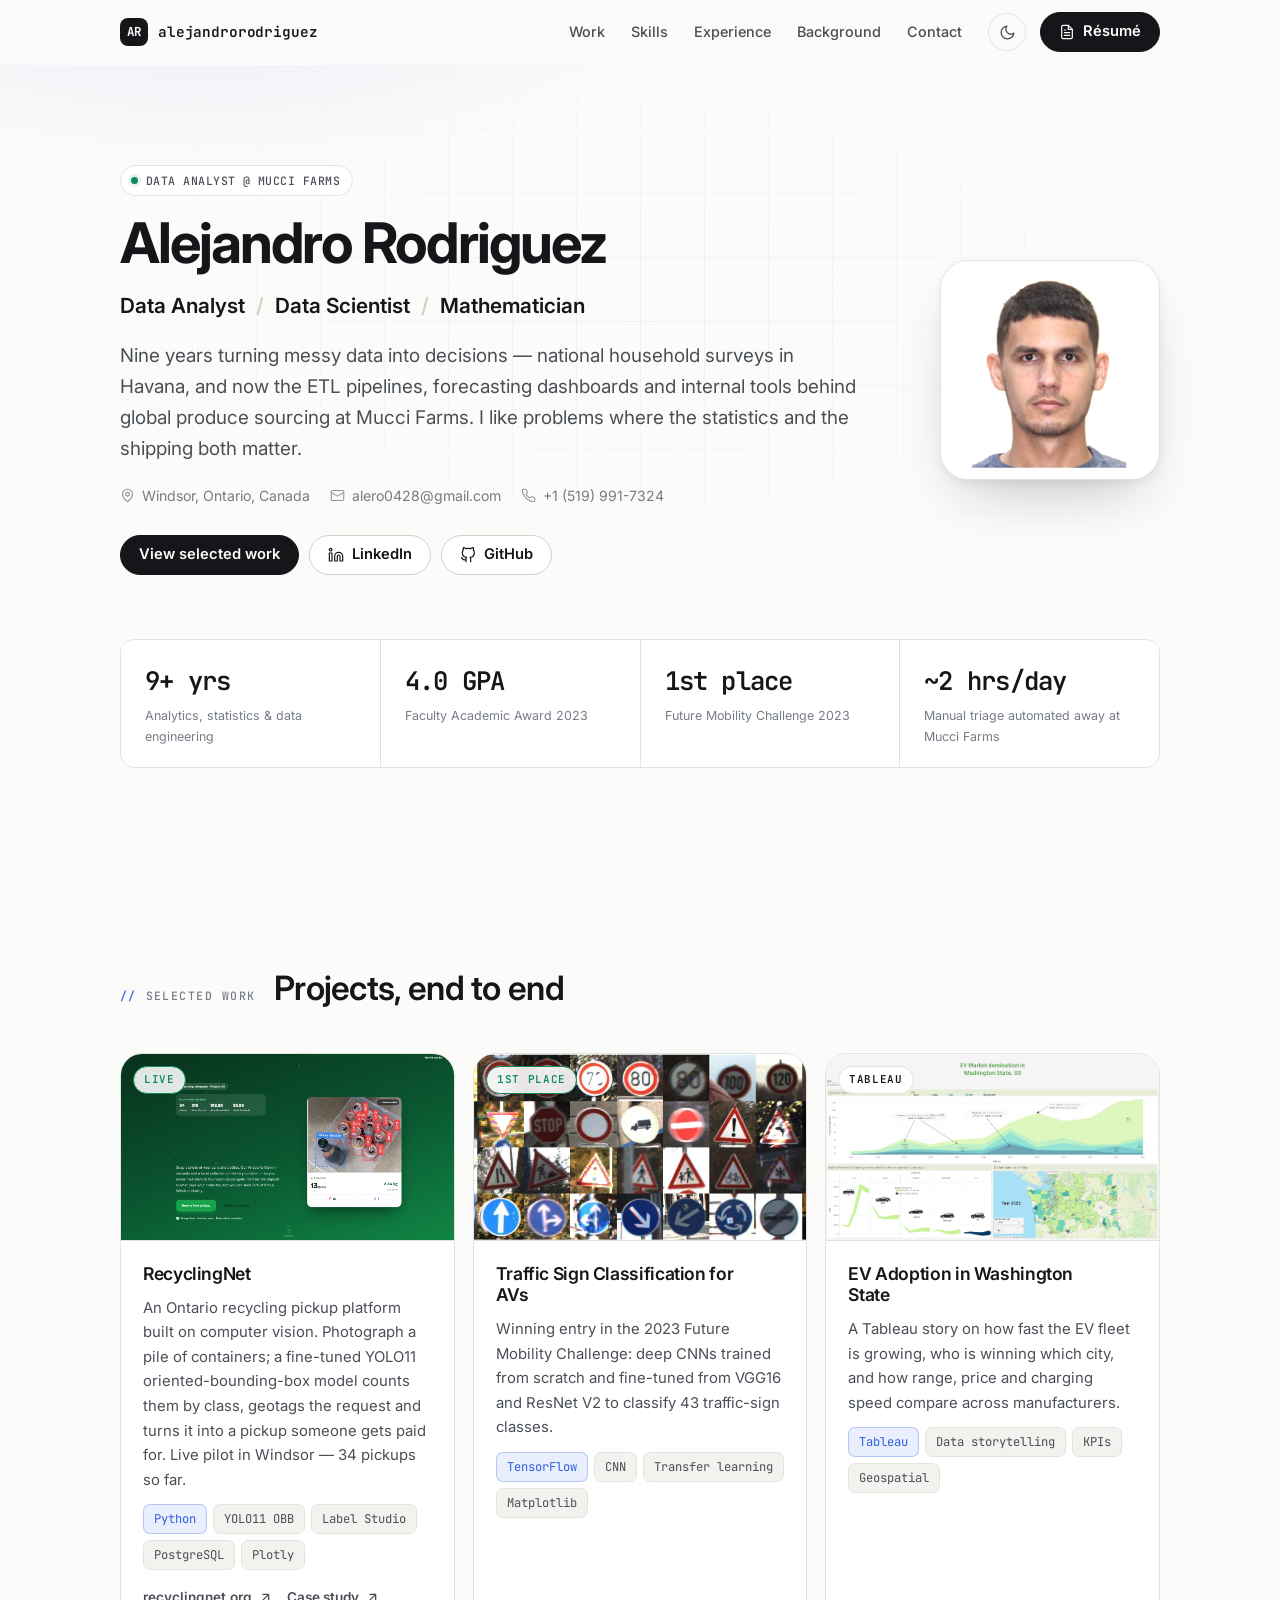
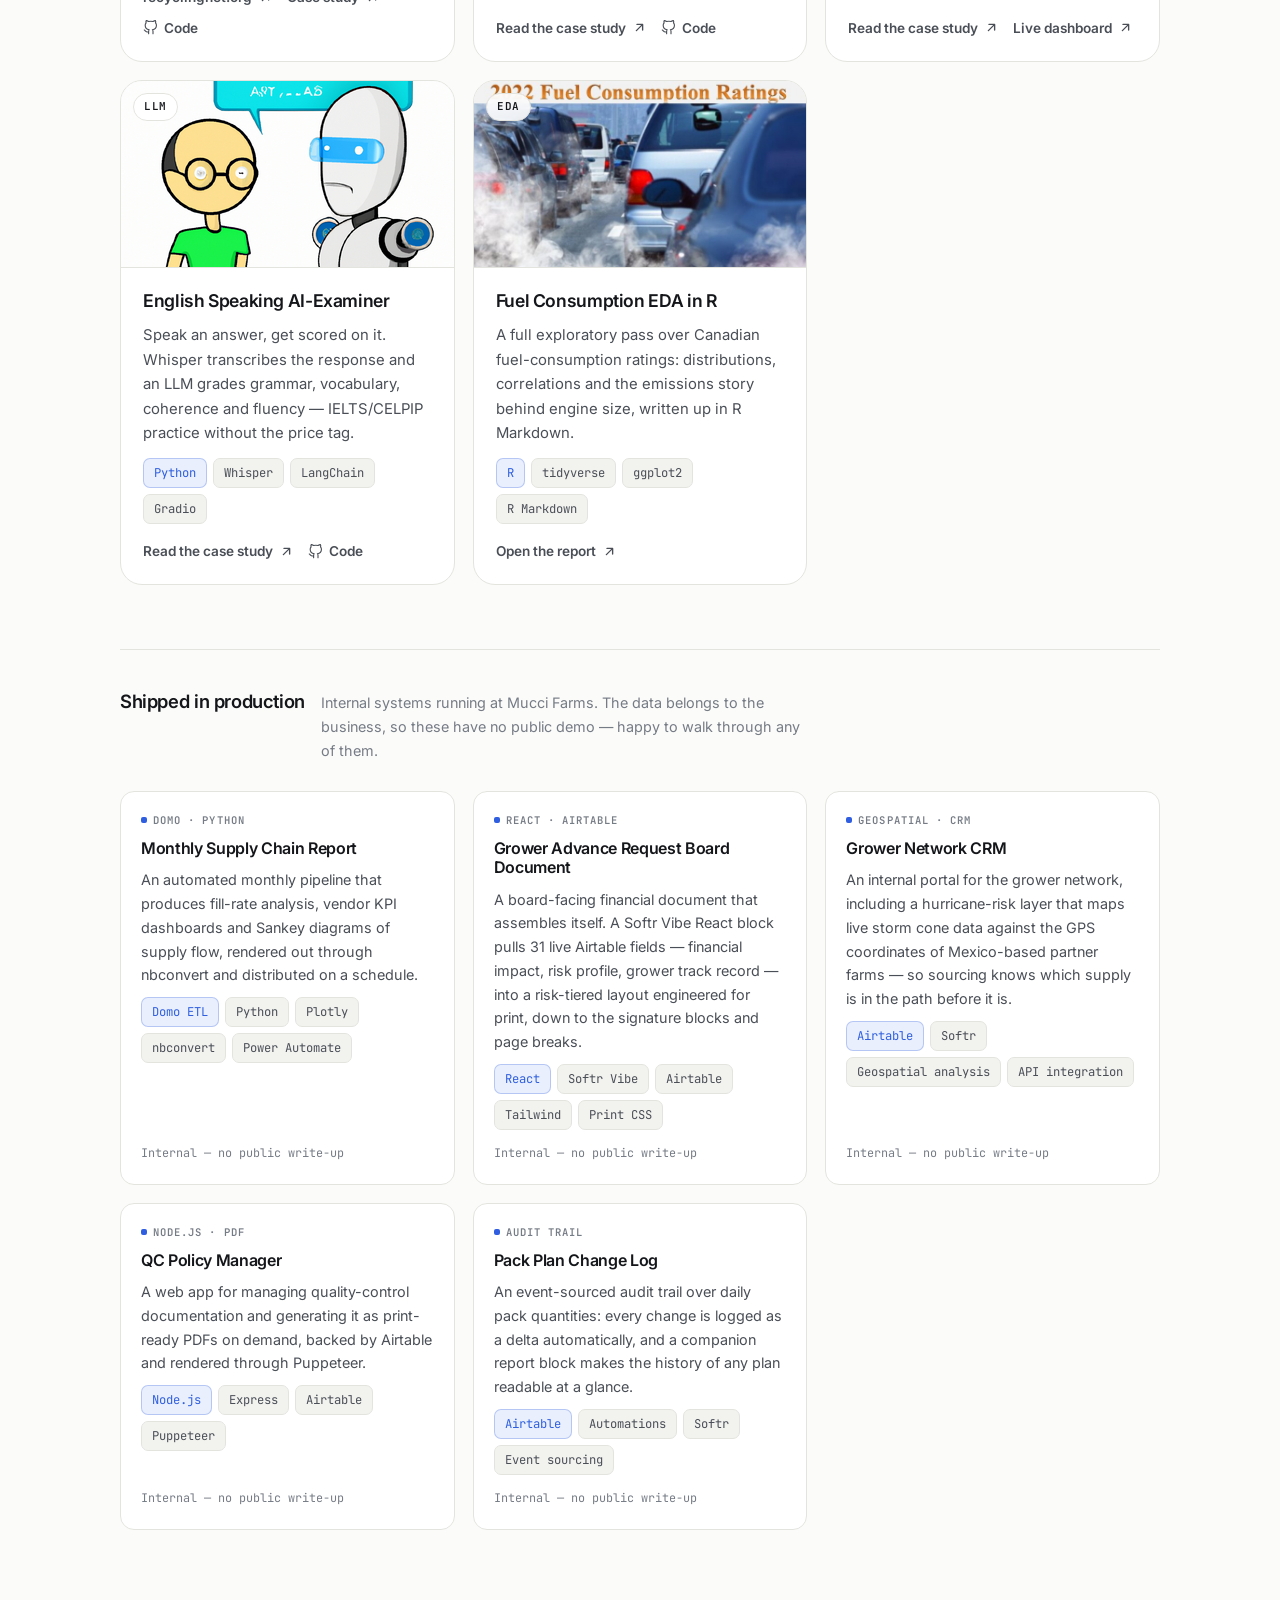
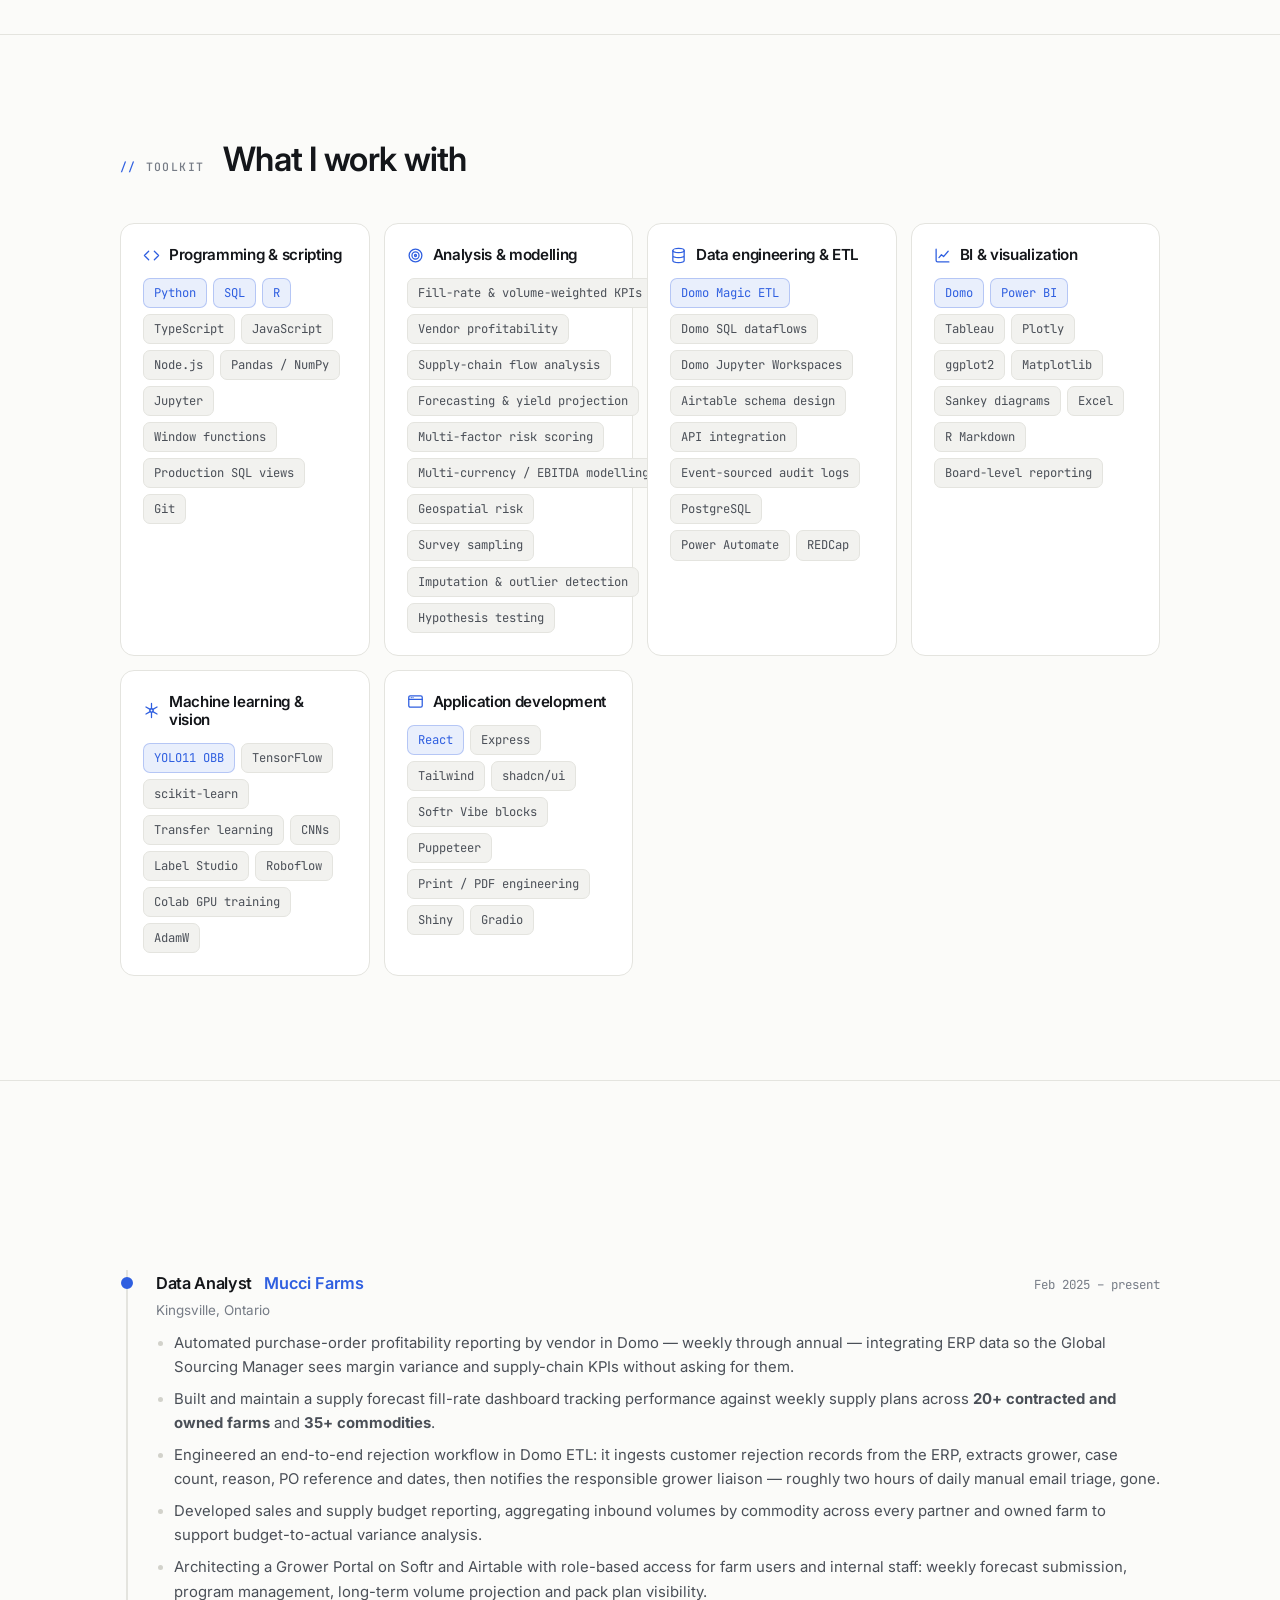
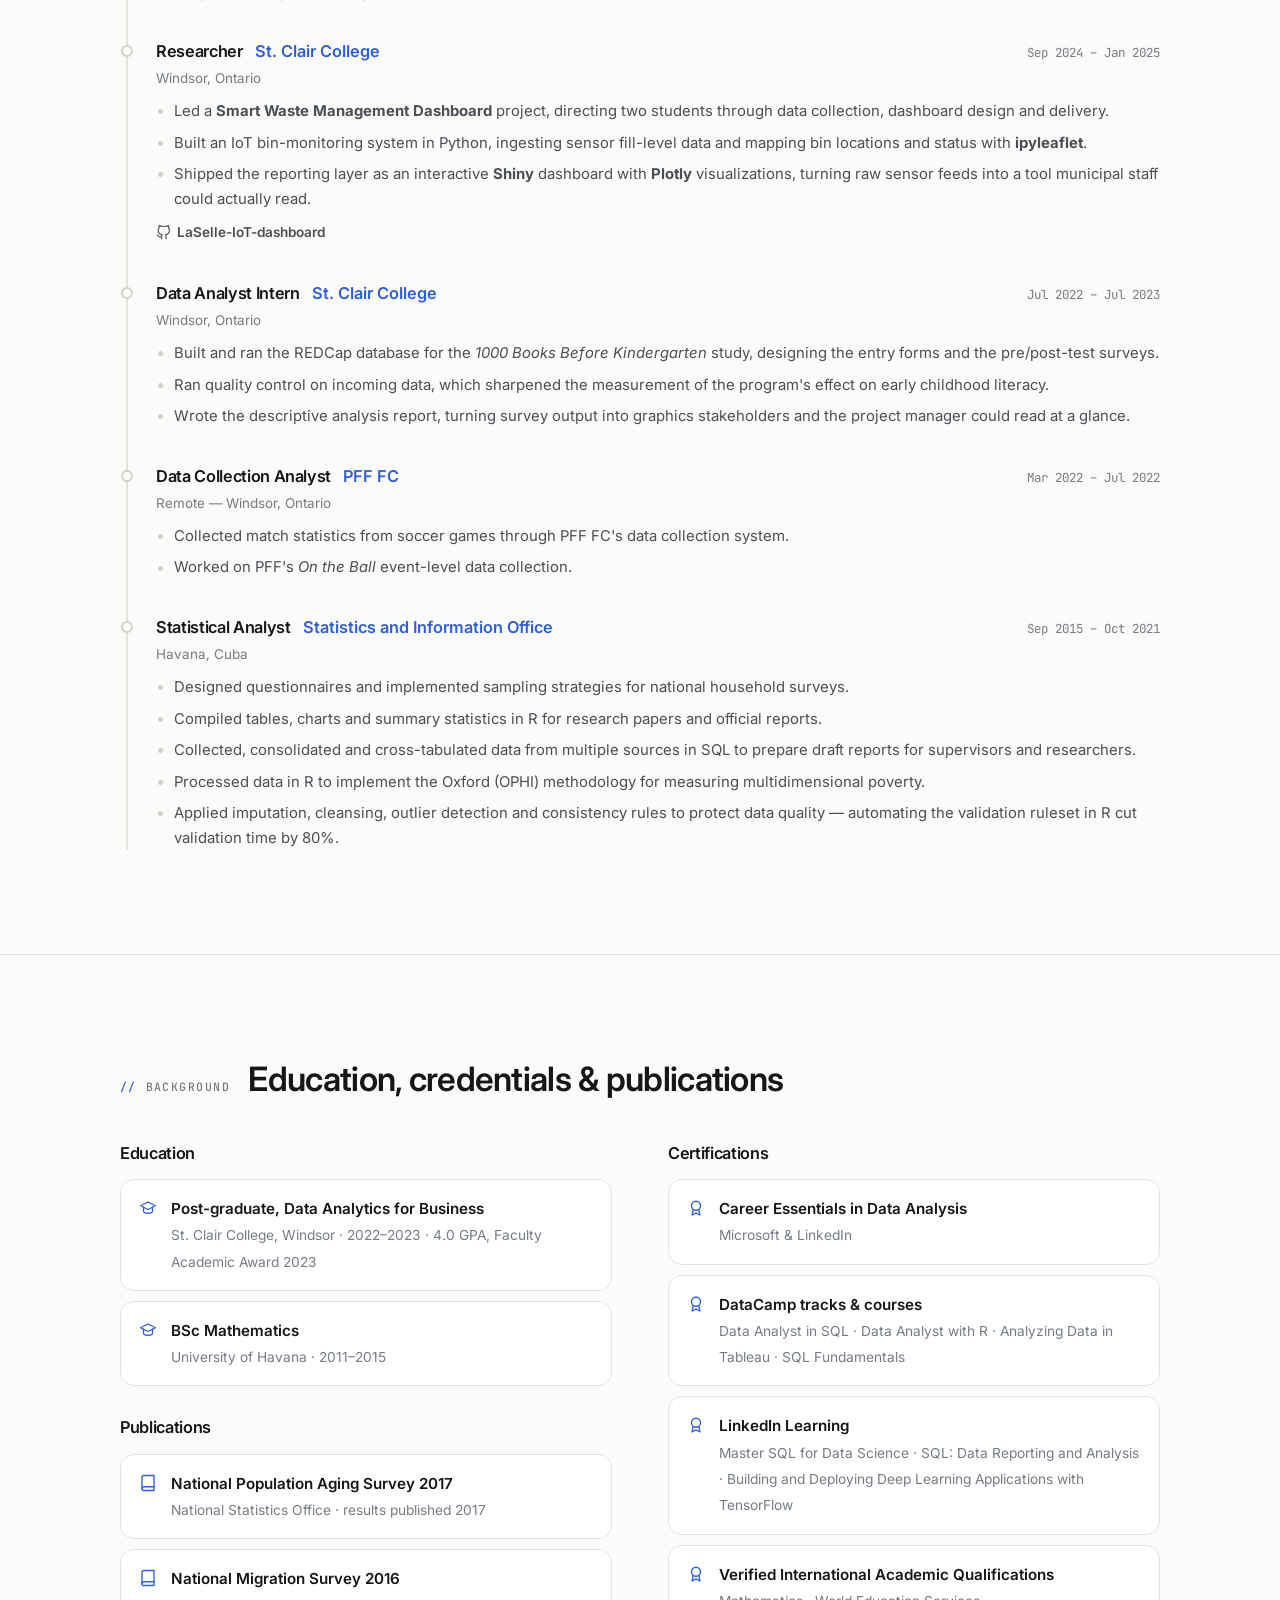
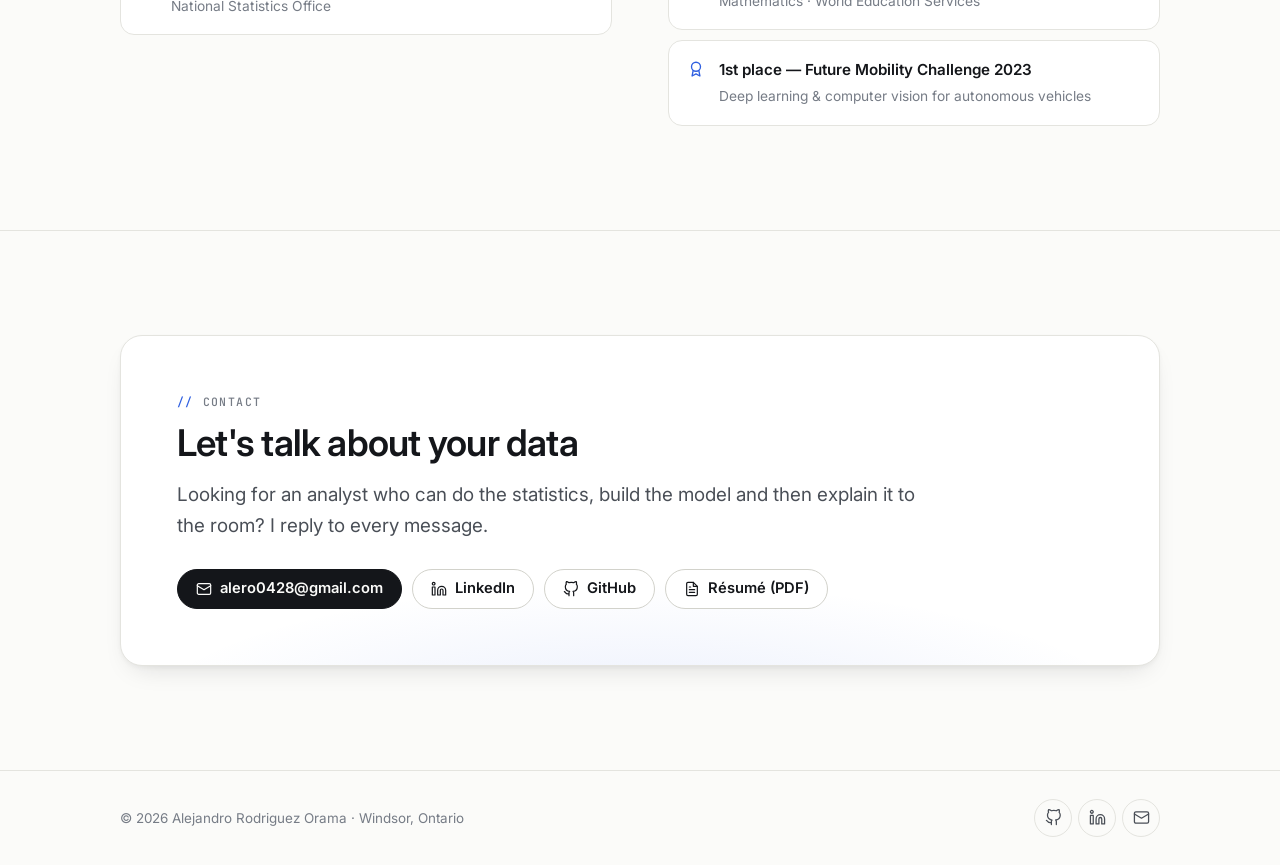
<file: index.html>
<!DOCTYPE html>
<html lang="en">
<head>
<meta charset="utf-8" />
<meta name="viewport" content="width=device-width, initial-scale=1, viewport-fit=cover" />
<title>Alejandro Rodriguez — Data Analyst &amp; Data Scientist</title>
<meta name="description" content="Data analyst in Windsor, Ontario. Nine years across official statistics and supply chain analytics — Python, SQL, Domo ETL, Power BI, and computer vision." />
<meta name="author" content="Alejandro Rodriguez Orama" />
<meta name="theme-color" content="#fbfbf9" media="(prefers-color-scheme: light)" />
<meta name="theme-color" content="#0b0c0e" media="(prefers-color-scheme: dark)" />

<meta property="og:type" content="website" />
<meta property="og:title" content="Alejandro Rodriguez — Data Analyst &amp; Data Scientist" />
<meta property="og:description" content="Data analyst. Statistics, ETL pipelines and dashboards that people actually use — currently in supply chain analytics at Mucci Farms." />
<meta property="og:url" content="https://arol9204.github.io/" />
<meta property="og:image" content="https://arol9204.github.io/images/banner.jpg" />
<meta name="twitter:card" content="summary_large_image" />

<link rel="icon" href="data:image/svg+xml,%3Csvg xmlns='http://www.w3.org/2000/svg' viewBox='0 0 64 64'%3E%3Crect width='64' height='64' rx='14' fill='%2314161a'/%3E%3Ctext x='32' y='43' font-family='monospace' font-size='30' font-weight='700' fill='%23fbfbf9' text-anchor='middle'%3EAR%3C/text%3E%3C/svg%3E" />

<link rel="preconnect" href="https://fonts.googleapis.com" />
<link rel="preconnect" href="https://fonts.gstatic.com" crossorigin />
<link rel="stylesheet" href="https://fonts.googleapis.com/css2?family=Inter:wght@400;500;600;700&family=JetBrains+Mono:wght@400;500;600&display=swap" />
<link rel="stylesheet" href="assets/css/site.css" />

<script>
  // Apply the saved theme before first paint so there is no flash.
  try {
    var t = localStorage.getItem('theme');
    if (t === 'dark' || t === 'light') document.documentElement.setAttribute('data-theme', t);
  } catch (e) {}
</script>
</head>
<body>

<a class="skip" href="#main">Skip to content</a>

<!-- Icon sprite -->
<svg width="0" height="0" style="position:absolute" aria-hidden="true" focusable="false">
  <symbol id="i-github" viewBox="0 0 24 24" fill="none" stroke="currentColor" stroke-width="1.8" stroke-linecap="round" stroke-linejoin="round"><path d="M9 19c-5 1.5-5-2.5-7-3m14 6v-3.87a3.37 3.37 0 0 0-.94-2.61c3.14-.35 6.44-1.54 6.44-7A5.44 5.44 0 0 0 20 4.77 5.07 5.07 0 0 0 19.91 1S18.73.65 16 2.48a13.38 13.38 0 0 0-7 0C6.27.65 5.09 1 5.09 1A5.07 5.07 0 0 0 5 4.77a5.44 5.44 0 0 0-1.5 3.78c0 5.42 3.3 6.61 6.44 7A3.37 3.37 0 0 0 9 18.13V22"/></symbol>
  <symbol id="i-linkedin" viewBox="0 0 24 24" fill="none" stroke="currentColor" stroke-width="1.8" stroke-linecap="round" stroke-linejoin="round"><path d="M16 8a6 6 0 0 1 6 6v7h-4v-7a2 2 0 0 0-4 0v7h-4v-7a6 6 0 0 1 6-6z"/><rect x="2" y="9" width="4" height="12"/><circle cx="4" cy="4" r="2"/></symbol>
  <symbol id="i-mail" viewBox="0 0 24 24" fill="none" stroke="currentColor" stroke-width="1.8" stroke-linecap="round" stroke-linejoin="round"><rect x="2" y="4" width="20" height="16" rx="2"/><path d="m22 7-10 6L2 7"/></symbol>
  <symbol id="i-file" viewBox="0 0 24 24" fill="none" stroke="currentColor" stroke-width="1.8" stroke-linecap="round" stroke-linejoin="round"><path d="M14 2H6a2 2 0 0 0-2 2v16a2 2 0 0 0 2 2h12a2 2 0 0 0 2-2V8z"/><path d="M14 2v6h6M16 13H8M16 17H8M10 9H8"/></symbol>
  <symbol id="i-pin" viewBox="0 0 24 24" fill="none" stroke="currentColor" stroke-width="1.8" stroke-linecap="round" stroke-linejoin="round"><path d="M20 10c0 6-8 12-8 12s-8-6-8-12a8 8 0 0 1 16 0z"/><circle cx="12" cy="10" r="3"/></symbol>
  <symbol id="i-phone" viewBox="0 0 24 24" fill="none" stroke="currentColor" stroke-width="1.8" stroke-linecap="round" stroke-linejoin="round"><path d="M22 16.9v3a2 2 0 0 1-2.2 2 19.8 19.8 0 0 1-8.6-3.1 19.5 19.5 0 0 1-6-6A19.8 19.8 0 0 1 2.1 4.2 2 2 0 0 1 4.1 2h3a2 2 0 0 1 2 1.7c.1 1 .4 1.9.7 2.8a2 2 0 0 1-.5 2.1L8.1 9.9a16 16 0 0 0 6 6l1.3-1.2a2 2 0 0 1 2.1-.5c.9.3 1.8.6 2.8.7a2 2 0 0 1 1.7 2z"/></symbol>
  <symbol id="i-arrow-ur" viewBox="0 0 24 24" fill="none" stroke="currentColor" stroke-width="2.2" stroke-linecap="round" stroke-linejoin="round"><path d="M7 17 17 7M8 7h9v9"/></symbol>
  <symbol id="i-sun" viewBox="0 0 24 24" fill="none" stroke="currentColor" stroke-width="1.8" stroke-linecap="round" stroke-linejoin="round"><circle cx="12" cy="12" r="4"/><path d="M12 2v2m0 16v2M4.9 4.9l1.4 1.4m11.4 11.4 1.4 1.4M2 12h2m16 0h2M4.9 19.1l1.4-1.4M17.7 6.3l1.4-1.4"/></symbol>
  <symbol id="i-moon" viewBox="0 0 24 24" fill="none" stroke="currentColor" stroke-width="1.8" stroke-linecap="round" stroke-linejoin="round"><path d="M21 12.8A9 9 0 1 1 11.2 3a7 7 0 0 0 9.8 9.8z"/></symbol>
  <symbol id="i-code" viewBox="0 0 24 24" fill="none" stroke="currentColor" stroke-width="1.8" stroke-linecap="round" stroke-linejoin="round"><path d="m16 18 6-6-6-6M8 6l-6 6 6 6"/></symbol>
  <symbol id="i-brain" viewBox="0 0 24 24" fill="none" stroke="currentColor" stroke-width="1.8" stroke-linecap="round" stroke-linejoin="round"><circle cx="12" cy="12" r="2.5"/><path d="M12 2v7.5M12 14.5V22M4.2 7l6.5 3.8M13.3 13.2l6.5 3.8M19.8 7l-6.5 3.8M10.7 13.2 4.2 17"/></symbol>
  <symbol id="i-chart" viewBox="0 0 24 24" fill="none" stroke="currentColor" stroke-width="1.8" stroke-linecap="round" stroke-linejoin="round"><path d="M3 3v16a2 2 0 0 0 2 2h16"/><path d="M7 15l3.5-4 3 2.5L20 6"/></symbol>
  <symbol id="i-db" viewBox="0 0 24 24" fill="none" stroke="currentColor" stroke-width="1.8" stroke-linecap="round" stroke-linejoin="round"><ellipse cx="12" cy="5" rx="8" ry="3"/><path d="M4 5v14c0 1.7 3.6 3 8 3s8-1.3 8-3V5M4 12c0 1.7 3.6 3 8 3s8-1.3 8-3"/></symbol>
  <symbol id="i-target" viewBox="0 0 24 24" fill="none" stroke="currentColor" stroke-width="1.8" stroke-linecap="round" stroke-linejoin="round"><circle cx="12" cy="12" r="9"/><circle cx="12" cy="12" r="5"/><circle cx="12" cy="12" r="1.4"/></symbol>
  <symbol id="i-window" viewBox="0 0 24 24" fill="none" stroke="currentColor" stroke-width="1.8" stroke-linecap="round" stroke-linejoin="round"><rect x="2.5" y="4" width="19" height="16" rx="2"/><path d="M2.5 9h19M6 6.5h.01M8.5 6.5h.01"/></symbol>
  <symbol id="i-cap" viewBox="0 0 24 24" fill="none" stroke="currentColor" stroke-width="1.8" stroke-linecap="round" stroke-linejoin="round"><path d="m22 9-10-5L2 9l10 5 10-5z"/><path d="M6 11v5c0 1.7 2.7 3 6 3s6-1.3 6-3v-5"/></symbol>
  <symbol id="i-badge" viewBox="0 0 24 24" fill="none" stroke="currentColor" stroke-width="1.8" stroke-linecap="round" stroke-linejoin="round"><circle cx="12" cy="9" r="6"/><path d="m8.2 14.3-1.4 7L12 18.5l5.2 2.8-1.4-7"/></symbol>
  <symbol id="i-book" viewBox="0 0 24 24" fill="none" stroke="currentColor" stroke-width="1.8" stroke-linecap="round" stroke-linejoin="round"><path d="M4 19.5A2.5 2.5 0 0 1 6.5 17H20"/><path d="M6.5 2H20v20H6.5A2.5 2.5 0 0 1 4 19.5v-15A2.5 2.5 0 0 1 6.5 2z"/></symbol>
</svg>

<!-- ============ Nav ============ -->
<header class="nav">
  <div class="wrap nav-inner">
    <a class="brand" href="#top">
      <span class="brand-mark">AR</span>
      <span>alejandro&#8203;rodriguez</span>
    </a>

    <nav class="nav-links" aria-label="Sections">
      <a href="#work">Work</a>
      <a href="#skills">Skills</a>
      <a href="#experience">Experience</a>
      <a href="#background">Background</a>
      <a href="#contact">Contact</a>
    </nav>

    <button class="btn btn-icon btn-ghost" data-theme-toggle type="button" aria-label="Switch theme">
      <svg class="icon-sun" aria-hidden="true"><use href="#i-sun"/></svg>
      <svg class="icon-moon" aria-hidden="true"><use href="#i-moon"/></svg>
    </button>

    <a class="btn btn-primary" href="images/Data%20Analyst%20-%20Alejandro%20Rodriguez%20Resume.pdf" target="_blank" rel="noopener">
      <svg aria-hidden="true"><use href="#i-file"/></svg>
      Résumé
    </a>
  </div>
</header>

<main id="main">

  <!-- ============ Hero ============ -->
  <section class="hero" id="top">
    <div class="wrap">
      <div class="hero-grid">
        <div>
          <span class="status"><span class="dot"></span> Data Analyst @ Mucci Farms</span>

          <h1>Alejandro Rodriguez</h1>
          <p class="role">Data Analyst <span class="sep">/</span> Data Scientist <span class="sep">/</span> Mathematician</p>

          <p class="lead">
            Nine years turning messy data into decisions — national household surveys in Havana, and now
            the ETL pipelines, forecasting dashboards and internal tools behind global produce sourcing at
            Mucci Farms. I like problems where the statistics and the shipping both matter.
          </p>

          <div class="hero-meta">
            <span><svg aria-hidden="true"><use href="#i-pin"/></svg> Windsor, Ontario, Canada</span>
            <a href="mailto:alero0428@gmail.com"><svg aria-hidden="true"><use href="#i-mail"/></svg> alero0428@gmail.com</a>
            <a href="tel:+15199917324"><svg aria-hidden="true"><use href="#i-phone"/></svg> +1 (519) 991-7324</a>
          </div>

          <div class="hero-actions">
            <a class="btn btn-primary" href="#work">View selected work</a>
            <a class="btn" href="https://www.linkedin.com/in/alejandro-rodriguez-orama-3a2b24155/" target="_blank" rel="noopener">
              <svg aria-hidden="true"><use href="#i-linkedin"/></svg> LinkedIn
            </a>
            <a class="btn" href="https://github.com/arol9204" target="_blank" rel="noopener">
              <svg aria-hidden="true"><use href="#i-github"/></svg> GitHub
            </a>
          </div>
        </div>

        <div class="portrait">
          <img src="images/ARO.jpg" alt="Portrait of Alejandro Rodriguez" width="440" height="440" />
        </div>
      </div>

      <dl class="stats">
        <div class="stat">
          <dd>9+ yrs</dd>
          <dt>Analytics, statistics &amp; data engineering</dt>
        </div>
        <div class="stat">
          <dd>4.0 GPA</dd>
          <dt>Faculty Academic Award 2023</dt>
        </div>
        <div class="stat">
          <dd>1st place</dd>
          <dt>Future Mobility Challenge 2023</dt>
        </div>
        <div class="stat">
          <dd>~2 hrs/day</dd>
          <dt>Manual triage automated away at Mucci Farms</dt>
        </div>
      </dl>
    </div>
  </section>

  <!-- ============ Work ============ -->
  <section class="section" id="work">
    <div class="wrap">
      <div class="section-head reveal">
        <p class="kicker">Selected work</p>
        <h2>Projects, end to end</h2>
      </div>

      <div class="project-grid">

        <!-- RecyclingNet -->
        <article class="card reveal">
          <div class="card-media">
            <img src="images/1.%20Home%20Page.png" alt="RecyclingNet home page showing the AI detecting cans and a glass bottle with oriented bounding boxes" loading="lazy" decoding="async" width="1200" height="675" />
            <span class="badge badge-win">Live</span>
          </div>
          <div class="card-body">
            <h3>
              <a href="project_details_rs.html">RecyclingNet <svg aria-hidden="true"><use href="#i-arrow-ur"/></svg></a>
            </h3>
            <p>
              An Ontario recycling pickup platform built on computer vision. Photograph a pile of containers;
              a fine-tuned YOLO11 oriented-bounding-box model counts them by class, geotags the request and
              turns it into a pickup someone gets paid for. Live pilot in Windsor &mdash; 34 pickups so far.
            </p>
            <div class="chips">
              <span class="chip chip-accent">Python</span>
              <span class="chip">YOLO11 OBB</span>
              <span class="chip">Label Studio</span>
              <span class="chip">PostgreSQL</span>
              <span class="chip">Plotly</span>
            </div>
            <div class="card-foot">
              <a class="card-link" href="https://recyclingnet.org/" target="_blank" rel="noopener">recyclingnet.org <svg aria-hidden="true"><use href="#i-arrow-ur"/></svg></a>
              <a class="card-link" href="project_details_rs.html">Case study <svg aria-hidden="true"><use href="#i-arrow-ur"/></svg></a>
              <a class="card-link" href="https://github.com/arol9204/Capstone" target="_blank" rel="noopener"><svg aria-hidden="true"><use href="#i-github"/></svg> Code</a>
            </div>
          </div>
        </article>

        <!-- Traffic signs -->
        <article class="card reveal">
          <div class="card-media">
            <img src="images/traffic%20signs.png" alt="Grid of traffic sign images from the GTSRB dataset" loading="lazy" decoding="async" width="1200" height="675" />
            <span class="badge badge-win">1st place</span>
          </div>
          <div class="card-body">
            <h3>
              <a href="project_details_CTS.html">Traffic Sign Classification for AVs <svg aria-hidden="true"><use href="#i-arrow-ur"/></svg></a>
            </h3>
            <p>
              Winning entry in the 2023 Future Mobility Challenge: deep CNNs trained from scratch and
              fine-tuned from VGG16 and ResNet V2 to classify 43 traffic-sign classes.
            </p>
            <div class="chips">
              <span class="chip chip-accent">TensorFlow</span>
              <span class="chip">CNN</span>
              <span class="chip">Transfer learning</span>
              <span class="chip">Matplotlib</span>
            </div>
            <div class="card-foot">
              <a class="card-link" href="project_details_CTS.html">Read the case study <svg aria-hidden="true"><use href="#i-arrow-ur"/></svg></a>
              <a class="card-link" href="https://github.com/arol9204/CLASSIFY_TRAFFIC_SIGNS" target="_blank" rel="noopener"><svg aria-hidden="true"><use href="#i-github"/></svg> Code</a>
            </div>
          </div>
        </article>

        <!-- EV Tableau -->
        <article class="card reveal">
          <div class="card-media">
            <img src="images/tableaustory.png" alt="Tableau story about the electric vehicle population in Washington State" loading="lazy" decoding="async" width="1200" height="675" />
            <span class="badge">Tableau</span>
          </div>
          <div class="card-body">
            <h3>
              <a href="project_details_EV.html">EV Adoption in Washington State <svg aria-hidden="true"><use href="#i-arrow-ur"/></svg></a>
            </h3>
            <p>
              A Tableau story on how fast the EV fleet is growing, who is winning which city, and how
              range, price and charging speed compare across manufacturers.
            </p>
            <div class="chips">
              <span class="chip chip-accent">Tableau</span>
              <span class="chip">Data storytelling</span>
              <span class="chip">KPIs</span>
              <span class="chip">Geospatial</span>
            </div>
            <div class="card-foot">
              <a class="card-link" href="project_details_EV.html">Read the case study <svg aria-hidden="true"><use href="#i-arrow-ur"/></svg></a>
              <a class="card-link" href="https://public.tableau.com/app/profile/alejandro.rodriguez.orama/viz/EVpopulationinWashington/Story" target="_blank" rel="noopener">Live dashboard <svg aria-hidden="true"><use href="#i-arrow-ur"/></svg></a>
            </div>
          </div>
        </article>

        <!-- English AI examiner -->
        <article class="card reveal">
          <div class="card-media">
            <img src="images/English%20Speaking%20AI-examiner.png" alt="Interface of the English Speaking AI Examiner" loading="lazy" decoding="async" width="1200" height="675" />
            <span class="badge">LLM</span>
          </div>
          <div class="card-body">
            <h3>
              <a href="project_details_ESAI.html">English Speaking AI-Examiner <svg aria-hidden="true"><use href="#i-arrow-ur"/></svg></a>
            </h3>
            <p>
              Speak an answer, get scored on it. Whisper transcribes the response and an LLM grades
              grammar, vocabulary, coherence and fluency — IELTS/CELPIP practice without the price tag.
            </p>
            <div class="chips">
              <span class="chip chip-accent">Python</span>
              <span class="chip">Whisper</span>
              <span class="chip">LangChain</span>
              <span class="chip">Gradio</span>
            </div>
            <div class="card-foot">
              <a class="card-link" href="project_details_ESAI.html">Read the case study <svg aria-hidden="true"><use href="#i-arrow-ur"/></svg></a>
              <a class="card-link" href="https://github.com/arol9204/English_Speaking_AI_Examiner" target="_blank" rel="noopener"><svg aria-hidden="true"><use href="#i-github"/></svg> Code</a>
            </div>
          </div>
        </article>

        <!-- EDA in R -->
        <article class="card reveal">
          <div class="card-media">
            <img src="images/Fuel_consumption_dataset-cover.jpg" alt="Fuel consumption dataset cover" loading="lazy" decoding="async" width="1200" height="675" />
            <span class="badge">EDA</span>
          </div>
          <div class="card-body">
            <h3>
              <a href="Project1.html" target="_blank" rel="noopener">Fuel Consumption EDA in R <svg aria-hidden="true"><use href="#i-arrow-ur"/></svg></a>
            </h3>
            <p>
              A full exploratory pass over Canadian fuel-consumption ratings: distributions, correlations
              and the emissions story behind engine size, written up in R Markdown.
            </p>
            <div class="chips">
              <span class="chip chip-accent">R</span>
              <span class="chip">tidyverse</span>
              <span class="chip">ggplot2</span>
              <span class="chip">R Markdown</span>
            </div>
            <div class="card-foot">
              <a class="card-link" href="Project1.html" target="_blank" rel="noopener">Open the report <svg aria-hidden="true"><use href="#i-arrow-ur"/></svg></a>
            </div>
          </div>
        </article>

      </div>

      <div class="sub-head reveal">
        <h3>Shipped in production</h3>
        <p>Internal systems running at Mucci Farms. The data belongs to the business, so these have no public demo — happy to walk through any of them.</p>
      </div>

      <div class="project-grid">

        <article class="card card-compact reveal">
          <div class="card-body">
            <span class="card-tag">Domo &middot; Python</span>
            <h3>Monthly Supply Chain Report</h3>
            <p>
              An automated monthly pipeline that produces fill-rate analysis, vendor KPI dashboards and
              Sankey diagrams of supply flow, rendered out through nbconvert and distributed on a schedule.
            </p>
            <div class="chips">
              <span class="chip chip-accent">Domo ETL</span>
              <span class="chip">Python</span>
              <span class="chip">Plotly</span>
              <span class="chip">nbconvert</span>
              <span class="chip">Power Automate</span>
            </div>
            <div class="card-foot"><span class="card-note">Internal &mdash; no public write-up</span></div>
          </div>
        </article>

        <article class="card card-compact reveal">
          <div class="card-body">
            <span class="card-tag">React &middot; Airtable</span>
            <h3>Grower Advance Request Board Document</h3>
            <p>
              A board-facing financial document that assembles itself. A Softr Vibe React block pulls 31 live
              Airtable fields — financial impact, risk profile, grower track record — into a risk-tiered
              layout engineered for print, down to the signature blocks and page breaks.
            </p>
            <div class="chips">
              <span class="chip chip-accent">React</span>
              <span class="chip">Softr Vibe</span>
              <span class="chip">Airtable</span>
              <span class="chip">Tailwind</span>
              <span class="chip">Print CSS</span>
            </div>
            <div class="card-foot"><span class="card-note">Internal &mdash; no public write-up</span></div>
          </div>
        </article>

        <article class="card card-compact reveal">
          <div class="card-body">
            <span class="card-tag">Geospatial &middot; CRM</span>
            <h3>Grower Network CRM</h3>
            <p>
              An internal portal for the grower network, including a hurricane-risk layer that maps live storm
              cone data against the GPS coordinates of Mexico-based partner farms — so sourcing knows which
              supply is in the path before it is.
            </p>
            <div class="chips">
              <span class="chip chip-accent">Airtable</span>
              <span class="chip">Softr</span>
              <span class="chip">Geospatial analysis</span>
              <span class="chip">API integration</span>
            </div>
            <div class="card-foot"><span class="card-note">Internal &mdash; no public write-up</span></div>
          </div>
        </article>

        <article class="card card-compact reveal">
          <div class="card-body">
            <span class="card-tag">Node.js &middot; PDF</span>
            <h3>QC Policy Manager</h3>
            <p>
              A web app for managing quality-control documentation and generating it as print-ready PDFs on
              demand, backed by Airtable and rendered through Puppeteer.
            </p>
            <div class="chips">
              <span class="chip chip-accent">Node.js</span>
              <span class="chip">Express</span>
              <span class="chip">Airtable</span>
              <span class="chip">Puppeteer</span>
            </div>
            <div class="card-foot"><span class="card-note">Internal &mdash; no public write-up</span></div>
          </div>
        </article>

        <article class="card card-compact reveal">
          <div class="card-body">
            <span class="card-tag">Audit trail</span>
            <h3>Pack Plan Change Log</h3>
            <p>
              An event-sourced audit trail over daily pack quantities: every change is logged as a delta
              automatically, and a companion report block makes the history of any plan readable at a glance.
            </p>
            <div class="chips">
              <span class="chip chip-accent">Airtable</span>
              <span class="chip">Automations</span>
              <span class="chip">Softr</span>
              <span class="chip">Event sourcing</span>
            </div>
            <div class="card-foot"><span class="card-note">Internal &mdash; no public write-up</span></div>
          </div>
        </article>

      </div>
    </div>
  </section>

  <!-- ============ Skills ============ -->
  <section class="section" id="skills">
    <div class="wrap">
      <div class="section-head reveal">
        <p class="kicker">Toolkit</p>
        <h2>What I work with</h2>
      </div>

      <div class="skill-grid">
        <div class="skill-card reveal">
          <h3><svg aria-hidden="true"><use href="#i-code"/></svg> Programming &amp; scripting</h3>
          <div class="chips">
            <span class="chip chip-accent">Python</span><span class="chip chip-accent">SQL</span>
            <span class="chip chip-accent">R</span><span class="chip">TypeScript</span>
            <span class="chip">JavaScript</span><span class="chip">Node.js</span>
            <span class="chip">Pandas / NumPy</span><span class="chip">Jupyter</span>
            <span class="chip">Window functions</span><span class="chip">Production SQL views</span>
            <span class="chip">Git</span>
          </div>
        </div>

        <div class="skill-card reveal">
          <h3><svg aria-hidden="true"><use href="#i-target"/></svg> Analysis &amp; modelling</h3>
          <div class="chips">
            <span class="chip">Fill-rate &amp; volume-weighted KPIs</span>
            <span class="chip">Vendor profitability</span>
            <span class="chip">Supply-chain flow analysis</span>
            <span class="chip">Forecasting &amp; yield projection</span>
            <span class="chip">Multi-factor risk scoring</span>
            <span class="chip">Multi-currency / EBITDA modelling</span>
            <span class="chip">Geospatial risk</span>
            <span class="chip">Survey sampling</span>
            <span class="chip">Imputation &amp; outlier detection</span>
            <span class="chip">Hypothesis testing</span>
          </div>
        </div>

        <div class="skill-card reveal">
          <h3><svg aria-hidden="true"><use href="#i-db"/></svg> Data engineering &amp; ETL</h3>
          <div class="chips">
            <span class="chip chip-accent">Domo Magic ETL</span>
            <span class="chip">Domo SQL dataflows</span>
            <span class="chip">Domo Jupyter Workspaces</span>
            <span class="chip">Airtable schema design</span>
            <span class="chip">API integration</span>
            <span class="chip">Event-sourced audit logs</span>
            <span class="chip">PostgreSQL</span>
            <span class="chip">Power Automate</span>
            <span class="chip">REDCap</span>
          </div>
        </div>

        <div class="skill-card reveal">
          <h3><svg aria-hidden="true"><use href="#i-chart"/></svg> BI &amp; visualization</h3>
          <div class="chips">
            <span class="chip chip-accent">Domo</span><span class="chip chip-accent">Power BI</span>
            <span class="chip">Tableau</span><span class="chip">Plotly</span>
            <span class="chip">ggplot2</span><span class="chip">Matplotlib</span>
            <span class="chip">Sankey diagrams</span><span class="chip">Excel</span>
            <span class="chip">R Markdown</span>
            <span class="chip">Board-level reporting</span>
          </div>
        </div>

        <div class="skill-card reveal">
          <h3><svg aria-hidden="true"><use href="#i-brain"/></svg> Machine learning &amp; vision</h3>
          <div class="chips">
            <span class="chip chip-accent">YOLO11 OBB</span>
            <span class="chip">TensorFlow</span><span class="chip">scikit-learn</span>
            <span class="chip">Transfer learning</span><span class="chip">CNNs</span>
            <span class="chip">Label Studio</span><span class="chip">Roboflow</span>
            <span class="chip">Colab GPU training</span><span class="chip">AdamW</span>
          </div>
        </div>

        <div class="skill-card reveal">
          <h3><svg aria-hidden="true"><use href="#i-window"/></svg> Application development</h3>
          <div class="chips">
            <span class="chip chip-accent">React</span><span class="chip">Express</span>
            <span class="chip">Tailwind</span><span class="chip">shadcn/ui</span>
            <span class="chip">Softr Vibe blocks</span><span class="chip">Puppeteer</span>
            <span class="chip">Print / PDF engineering</span>
            <span class="chip">Shiny</span><span class="chip">Gradio</span>
          </div>
        </div>
      </div>
    </div>
  </section>

  <!-- ============ Experience ============ -->
  <section class="section" id="experience">
    <div class="wrap">
      <div class="section-head reveal">
        <p class="kicker">Experience</p>
        <h2>Where I have done this</h2>
      </div>

      <div class="timeline">
        <div class="tl-item reveal">
          <div class="tl-top">
            <h3>Data Analyst</h3>
            <span class="tl-org">Mucci Farms</span>
            <span class="tl-when">Feb 2025 &ndash; present</span>
          </div>
          <p class="tl-where">Kingsville, Ontario</p>
          <ul class="tl-points">
            <li>Automated purchase-order profitability reporting by vendor in Domo — weekly through annual — integrating ERP data so the Global Sourcing Manager sees margin variance and supply-chain KPIs without asking for them.</li>
            <li>Built and maintain a supply forecast fill-rate dashboard tracking performance against weekly supply plans across <strong>20+ contracted and owned farms</strong> and <strong>35+ commodities</strong>.</li>
            <li>Engineered an end-to-end rejection workflow in Domo ETL: it ingests customer rejection records from the ERP, extracts grower, case count, reason, PO reference and dates, then notifies the responsible grower liaison — roughly two hours of daily manual email triage, gone.</li>
            <li>Developed sales and supply budget reporting, aggregating inbound volumes by commodity across every partner and owned farm to support budget-to-actual variance analysis.</li>
            <li>Architecting a Grower Portal on Softr and Airtable with role-based access for farm users and internal staff: weekly forecast submission, program management, long-term volume projection and pack plan visibility.</li>
          </ul>
        </div>

        <div class="tl-item reveal">
          <div class="tl-top">
            <h3>Researcher</h3>
            <span class="tl-org">St. Clair College</span>
            <span class="tl-when">Sep 2024 &ndash; Jan 2025</span>
          </div>
          <p class="tl-where">Windsor, Ontario</p>
          <ul class="tl-points">
            <li>Led a <strong>Smart Waste Management Dashboard</strong> project, directing two students through data collection, dashboard design and delivery.</li>
            <li>Built an IoT bin-monitoring system in Python, ingesting sensor fill-level data and mapping bin locations and status with <strong>ipyleaflet</strong>.</li>
            <li>Shipped the reporting layer as an interactive <strong>Shiny</strong> dashboard with <strong>Plotly</strong> visualizations, turning raw sensor feeds into a tool municipal staff could actually read.</li>
          </ul>
          <p class="tl-where" style="margin-top:10px">
            <a class="card-link" href="https://github.com/arol9204/LaSelle-IoT-dashboard" target="_blank" rel="noopener"><svg aria-hidden="true"><use href="#i-github"/></svg> LaSelle-IoT-dashboard</a>
          </p>
        </div>

        <div class="tl-item reveal">
          <div class="tl-top">
            <h3>Data Analyst Intern</h3>
            <span class="tl-org">St. Clair College</span>
            <span class="tl-when">Jul 2022 &ndash; Jul 2023</span>
          </div>
          <p class="tl-where">Windsor, Ontario</p>
          <ul class="tl-points">
            <li>Built and ran the REDCap database for the <em>1000 Books Before Kindergarten</em> study, designing the entry forms and the pre/post-test surveys.</li>
            <li>Ran quality control on incoming data, which sharpened the measurement of the program's effect on early childhood literacy.</li>
            <li>Wrote the descriptive analysis report, turning survey output into graphics stakeholders and the project manager could read at a glance.</li>
          </ul>
        </div>

        <div class="tl-item reveal">
          <div class="tl-top">
            <h3>Data Collection Analyst</h3>
            <span class="tl-org">PFF FC</span>
            <span class="tl-when">Mar 2022 &ndash; Jul 2022</span>
          </div>
          <p class="tl-where">Remote &mdash; Windsor, Ontario</p>
          <ul class="tl-points">
            <li>Collected match statistics from soccer games through PFF FC's data collection system.</li>
            <li>Worked on PFF's <em>On the Ball</em> event-level data collection.</li>
          </ul>
        </div>

        <div class="tl-item reveal">
          <div class="tl-top">
            <h3>Statistical Analyst</h3>
            <span class="tl-org">Statistics and Information Office</span>
            <span class="tl-when">Sep 2015 &ndash; Oct 2021</span>
          </div>
          <p class="tl-where">Havana, Cuba</p>
          <ul class="tl-points">
            <li>Designed questionnaires and implemented sampling strategies for national household surveys.</li>
            <li>Compiled tables, charts and summary statistics in R for research papers and official reports.</li>
            <li>Collected, consolidated and cross-tabulated data from multiple sources in SQL to prepare draft reports for supervisors and researchers.</li>
            <li>Processed data in R to implement the Oxford (OPHI) methodology for measuring multidimensional poverty.</li>
            <li>Applied imputation, cleansing, outlier detection and consistency rules to protect data quality — automating the validation ruleset in R cut validation time by 80%.</li>
          </ul>
        </div>
      </div>
    </div>
  </section>

  <!-- ============ Background ============ -->
  <section class="section" id="background">
    <div class="wrap">
      <div class="section-head reveal">
        <p class="kicker">Background</p>
        <h2>Education, credentials &amp; publications</h2>
      </div>

      <div class="split">
        <div class="reveal">
          <h3>Education</h3>
          <div class="stack-list">
            <div class="stack-row">
              <svg aria-hidden="true"><use href="#i-cap"/></svg>
              <div>
                <strong>Post-graduate, Data Analytics for Business</strong>
                <span>St. Clair College, Windsor &middot; 2022&ndash;2023 &middot; 4.0 GPA, Faculty Academic Award 2023</span>
              </div>
            </div>
            <div class="stack-row">
              <svg aria-hidden="true"><use href="#i-cap"/></svg>
              <div>
                <strong>BSc Mathematics</strong>
                <span>University of Havana &middot; 2011&ndash;2015</span>
              </div>
            </div>
          </div>

          <h3 style="margin-top:32px">Publications</h3>
          <div class="stack-list">
            <div class="stack-row">
              <svg aria-hidden="true"><use href="#i-book"/></svg>
              <div>
                <strong>National Population Aging Survey 2017</strong>
                <span>National Statistics Office &middot; results published 2017</span>
              </div>
            </div>
            <div class="stack-row">
              <svg aria-hidden="true"><use href="#i-book"/></svg>
              <div>
                <strong>National Migration Survey 2016</strong>
                <span>National Statistics Office</span>
              </div>
            </div>
          </div>
        </div>

        <div class="reveal">
          <h3>Certifications</h3>
          <div class="stack-list">
            <div class="stack-row">
              <svg aria-hidden="true"><use href="#i-badge"/></svg>
              <div>
                <strong>Career Essentials in Data Analysis</strong>
                <span>Microsoft &amp; LinkedIn</span>
              </div>
            </div>
            <div class="stack-row">
              <svg aria-hidden="true"><use href="#i-badge"/></svg>
              <div>
                <strong>DataCamp tracks &amp; courses</strong>
                <span>Data Analyst in SQL &middot; Data Analyst with R &middot; Analyzing Data in Tableau &middot; SQL Fundamentals</span>
              </div>
            </div>
            <div class="stack-row">
              <svg aria-hidden="true"><use href="#i-badge"/></svg>
              <div>
                <strong>LinkedIn Learning</strong>
                <span>Master SQL for Data Science &middot; SQL: Data Reporting and Analysis &middot; Building and Deploying Deep Learning Applications with TensorFlow</span>
              </div>
            </div>
            <div class="stack-row">
              <svg aria-hidden="true"><use href="#i-badge"/></svg>
              <div>
                <strong>Verified International Academic Qualifications</strong>
                <span>Mathematics &middot; World Education Services</span>
              </div>
            </div>
            <div class="stack-row">
              <svg aria-hidden="true"><use href="#i-badge"/></svg>
              <div>
                <strong>1st place &mdash; Future Mobility Challenge 2023</strong>
                <span>Deep learning &amp; computer vision for autonomous vehicles</span>
              </div>
            </div>
          </div>
        </div>
      </div>
    </div>
  </section>

  <!-- ============ Contact ============ -->
  <section class="section" id="contact">
    <div class="wrap">
      <div class="contact-card reveal">
        <p class="kicker">Contact</p>
        <h2 style="margin-top:10px">Let's talk about your data</h2>
        <p class="lead">
          Looking for an analyst who can do the statistics, build the model and then explain it to the room?
          I reply to every message.
        </p>
        <div class="hero-actions">
          <a class="btn btn-primary" href="mailto:alero0428@gmail.com">
            <svg aria-hidden="true"><use href="#i-mail"/></svg> alero0428@gmail.com
          </a>
          <a class="btn" href="https://www.linkedin.com/in/alejandro-rodriguez-orama-3a2b24155/" target="_blank" rel="noopener">
            <svg aria-hidden="true"><use href="#i-linkedin"/></svg> LinkedIn
          </a>
          <a class="btn" href="https://github.com/arol9204" target="_blank" rel="noopener">
            <svg aria-hidden="true"><use href="#i-github"/></svg> GitHub
          </a>
          <a class="btn" href="images/Data%20Analyst%20-%20Alejandro%20Rodriguez%20Resume.pdf" target="_blank" rel="noopener">
            <svg aria-hidden="true"><use href="#i-file"/></svg> Résumé (PDF)
          </a>
        </div>
      </div>
    </div>
  </section>

</main>

<footer class="foot">
  <div class="wrap foot-inner">
    <p>&copy; <span data-year>2026</span> Alejandro Rodriguez Orama &middot; Windsor, Ontario</p>
    <div class="foot-links">
      <a class="btn btn-icon btn-ghost" href="https://github.com/arol9204" target="_blank" rel="noopener" aria-label="GitHub"><svg aria-hidden="true"><use href="#i-github"/></svg></a>
      <a class="btn btn-icon btn-ghost" href="https://www.linkedin.com/in/alejandro-rodriguez-orama-3a2b24155/" target="_blank" rel="noopener" aria-label="LinkedIn"><svg aria-hidden="true"><use href="#i-linkedin"/></svg></a>
      <a class="btn btn-icon btn-ghost" href="mailto:alero0428@gmail.com" aria-label="Email"><svg aria-hidden="true"><use href="#i-mail"/></svg></a>
    </div>
  </div>
</footer>

<script src="assets/js/site.js"></script>
</body>
</html>
</file>
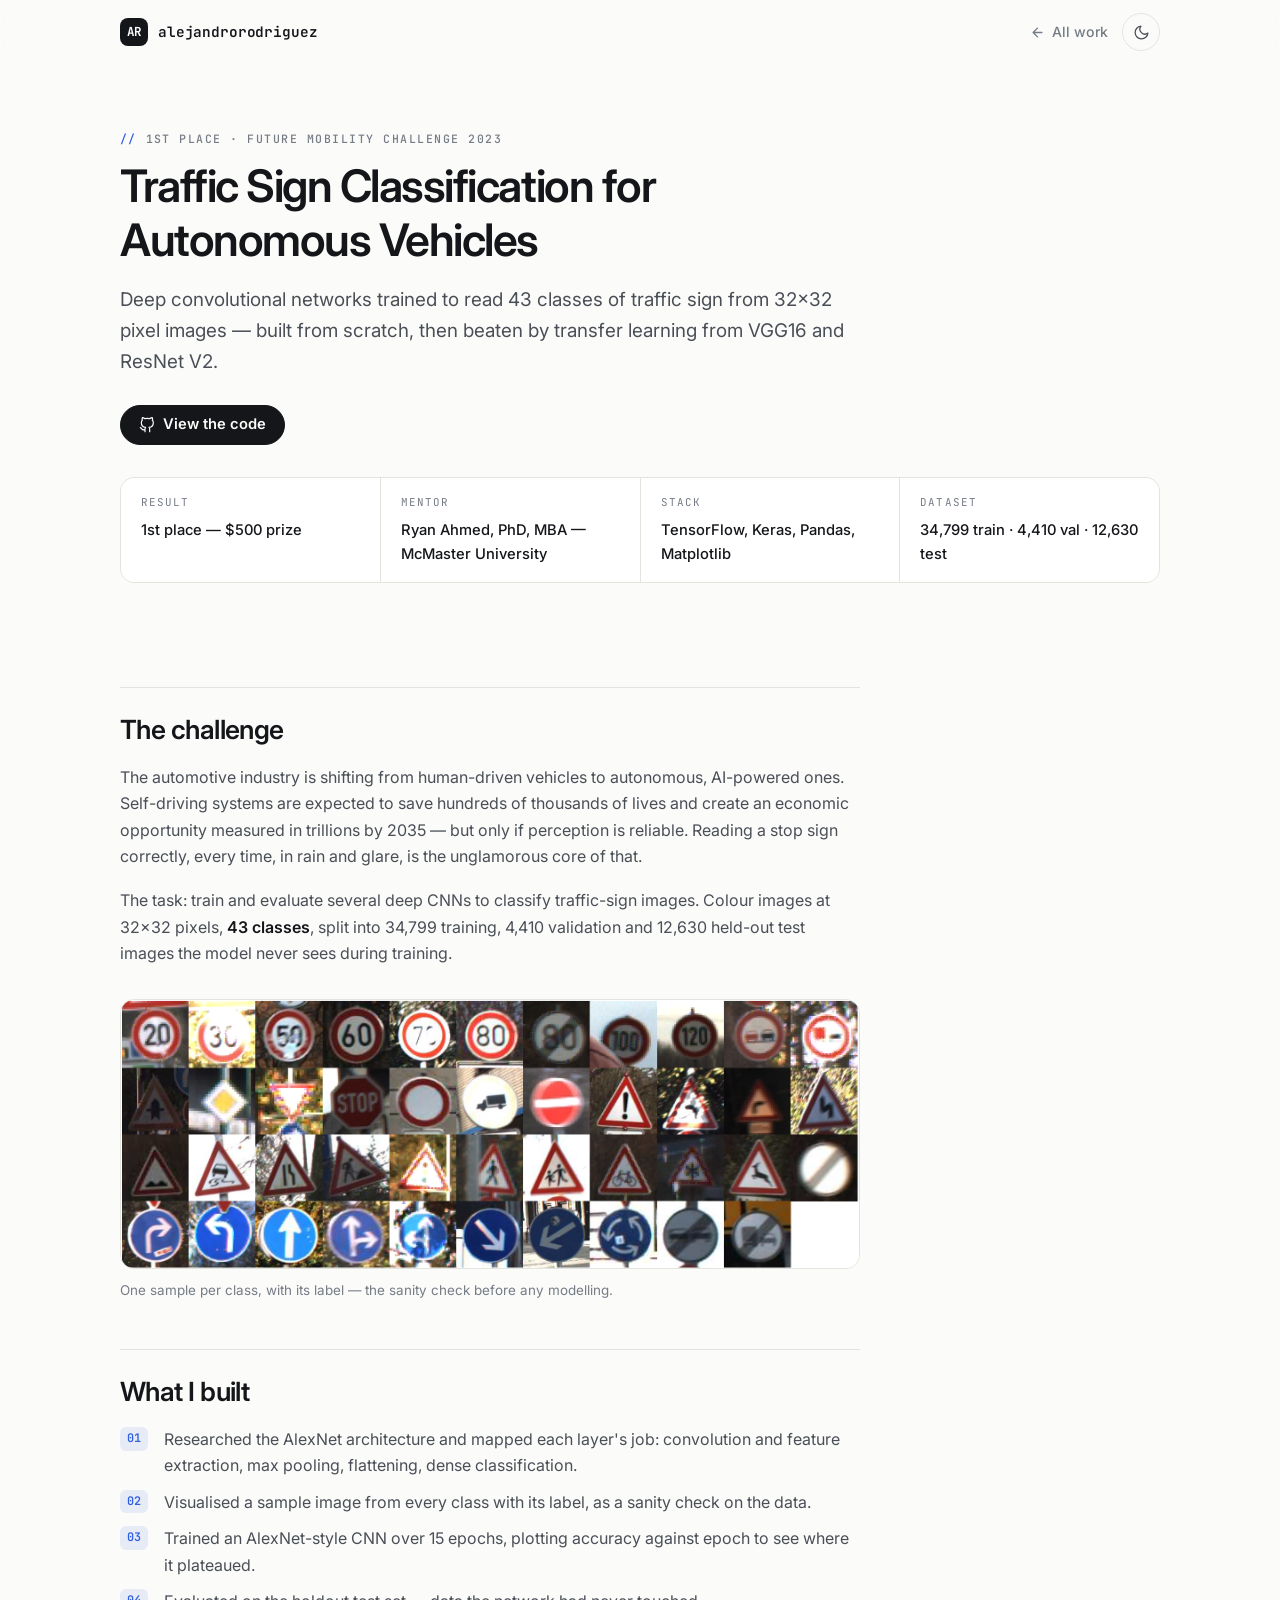
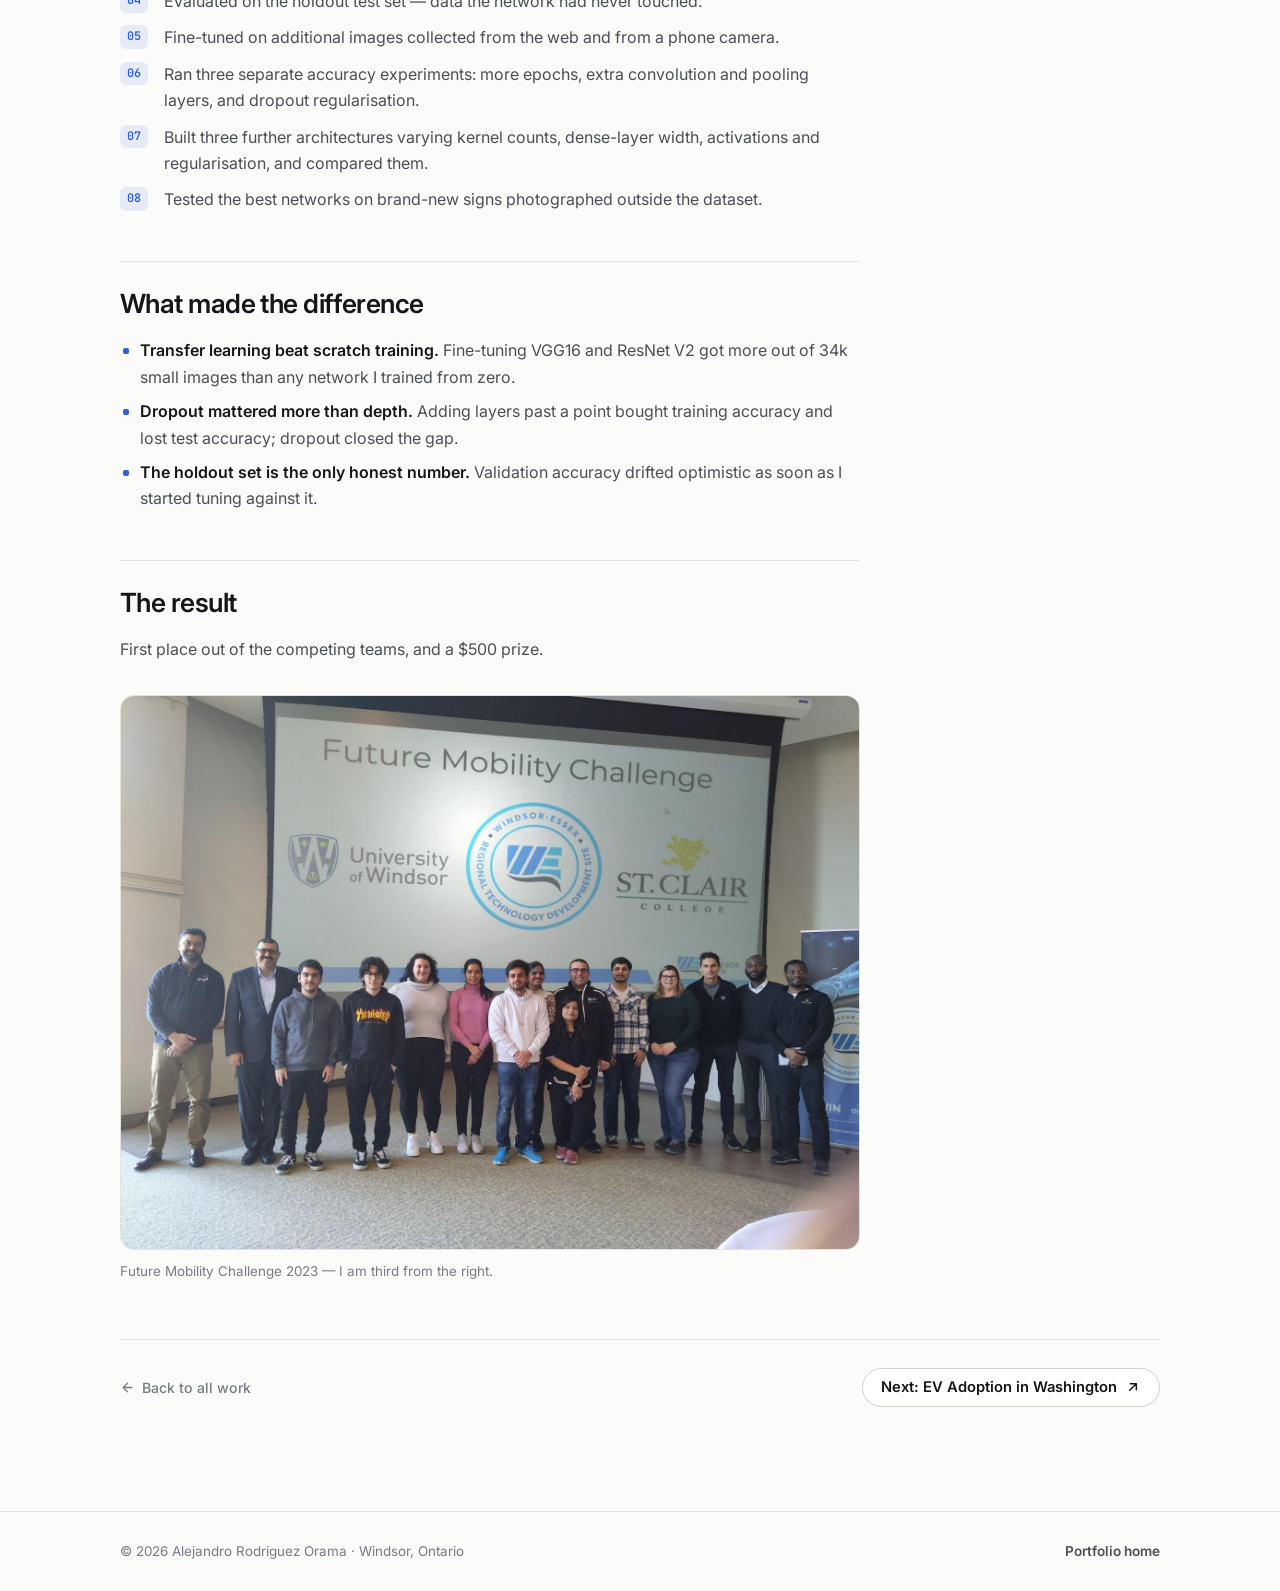
<file: project_details_CTS.html>
<!DOCTYPE html>
<html lang="en">
<head>
<meta charset="utf-8" />
<meta name="viewport" content="width=device-width, initial-scale=1, viewport-fit=cover" />
<title>Traffic Sign Classification for AVs — Alejandro Rodriguez</title>
<meta name="description" content="First place in the 2023 Future Mobility Challenge: deep CNNs and transfer learning to classify 43 traffic sign classes for autonomous vehicles." />
<meta name="theme-color" content="#fbfbf9" media="(prefers-color-scheme: light)" />
<meta name="theme-color" content="#0b0c0e" media="(prefers-color-scheme: dark)" />
<link rel="icon" href="data:image/svg+xml,%3Csvg xmlns='http://www.w3.org/2000/svg' viewBox='0 0 64 64'%3E%3Crect width='64' height='64' rx='14' fill='%2314161a'/%3E%3Ctext x='32' y='43' font-family='monospace' font-size='30' font-weight='700' fill='%23fbfbf9' text-anchor='middle'%3EAR%3C/text%3E%3C/svg%3E" />
<link rel="preconnect" href="https://fonts.googleapis.com" />
<link rel="preconnect" href="https://fonts.gstatic.com" crossorigin />
<link rel="stylesheet" href="https://fonts.googleapis.com/css2?family=Inter:wght@400;500;600;700&family=JetBrains+Mono:wght@400;500;600&display=swap" />
<link rel="stylesheet" href="assets/css/site.css" />
<script>
  try {
    var t = localStorage.getItem('theme');
    if (t === 'dark' || t === 'light') document.documentElement.setAttribute('data-theme', t);
  } catch (e) {}
</script>
</head>
<body>

<a class="skip" href="#main">Skip to content</a>

<svg width="0" height="0" style="position:absolute" aria-hidden="true" focusable="false">
  <symbol id="i-github" viewBox="0 0 24 24" fill="none" stroke="currentColor" stroke-width="1.8" stroke-linecap="round" stroke-linejoin="round"><path d="M9 19c-5 1.5-5-2.5-7-3m14 6v-3.87a3.37 3.37 0 0 0-.94-2.61c3.14-.35 6.44-1.54 6.44-7A5.44 5.44 0 0 0 20 4.77 5.07 5.07 0 0 0 19.91 1S18.73.65 16 2.48a13.38 13.38 0 0 0-7 0C6.27.65 5.09 1 5.09 1A5.07 5.07 0 0 0 5 4.77a5.44 5.44 0 0 0-1.5 3.78c0 5.42 3.3 6.61 6.44 7A3.37 3.37 0 0 0 9 18.13V22"/></symbol>
  <symbol id="i-arrow-left" viewBox="0 0 24 24" fill="none" stroke="currentColor" stroke-width="2.2" stroke-linecap="round" stroke-linejoin="round"><path d="M19 12H5M12 19l-7-7 7-7"/></symbol>
  <symbol id="i-arrow-ur" viewBox="0 0 24 24" fill="none" stroke="currentColor" stroke-width="2.2" stroke-linecap="round" stroke-linejoin="round"><path d="M7 17 17 7M8 7h9v9"/></symbol>
  <symbol id="i-sun" viewBox="0 0 24 24" fill="none" stroke="currentColor" stroke-width="1.8" stroke-linecap="round" stroke-linejoin="round"><circle cx="12" cy="12" r="4"/><path d="M12 2v2m0 16v2M4.9 4.9l1.4 1.4m11.4 11.4 1.4 1.4M2 12h2m16 0h2M4.9 19.1l1.4-1.4M17.7 6.3l1.4-1.4"/></symbol>
  <symbol id="i-moon" viewBox="0 0 24 24" fill="none" stroke="currentColor" stroke-width="1.8" stroke-linecap="round" stroke-linejoin="round"><path d="M21 12.8A9 9 0 1 1 11.2 3a7 7 0 0 0 9.8 9.8z"/></symbol>
</svg>

<header class="nav">
  <div class="wrap nav-inner">
    <a class="brand" href="index.html">
      <span class="brand-mark">AR</span>
      <span>alejandro&#8203;rodriguez</span>
    </a>
    <a class="back" href="index.html#work"><svg aria-hidden="true"><use href="#i-arrow-left"/></svg> All work</a>
    <button class="btn btn-icon btn-ghost" data-theme-toggle type="button" aria-label="Switch theme">
      <svg class="icon-sun" aria-hidden="true"><use href="#i-sun"/></svg>
      <svg class="icon-moon" aria-hidden="true"><use href="#i-moon"/></svg>
    </button>
  </div>
</header>

<main id="main">

  <section class="case-hero">
    <div class="wrap">
      <p class="kicker">1st place &middot; Future Mobility Challenge 2023</p>
      <h1>Traffic Sign Classification for Autonomous Vehicles</h1>
      <p class="lead">
        Deep convolutional networks trained to read 43 classes of traffic sign from 32&times;32 pixel images —
        built from scratch, then beaten by transfer learning from VGG16 and ResNet V2.
      </p>

      <div class="hero-actions">
        <a class="btn btn-primary" href="https://github.com/arol9204/CLASSIFY_TRAFFIC_SIGNS" target="_blank" rel="noopener">
          <svg aria-hidden="true"><use href="#i-github"/></svg> View the code
        </a>
      </div>

      <dl class="case-meta">
        <div><dt>Result</dt><dd>1st place &mdash; $500 prize</dd></div>
        <div><dt>Mentor</dt><dd>Ryan Ahmed, PhD, MBA &mdash; McMaster University</dd></div>
        <div><dt>Stack</dt><dd>TensorFlow, Keras, Pandas, Matplotlib</dd></div>
        <div><dt>Dataset</dt><dd>34,799 train &middot; 4,410 val &middot; 12,630 test</dd></div>
      </dl>
    </div>
  </section>

  <section class="section" style="padding-top:0">
    <div class="wrap">
      <div class="prose">

        <h2>The challenge</h2>
        <p>
          The automotive industry is shifting from human-driven vehicles to autonomous, AI-powered ones.
          Self-driving systems are expected to save hundreds of thousands of lives and create an economic
          opportunity measured in trillions by 2035 — but only if perception is reliable. Reading a stop sign
          correctly, every time, in rain and glare, is the unglamorous core of that.
        </p>
        <p>
          The task: train and evaluate several deep CNNs to classify traffic-sign images. Colour images at
          32&times;32 pixels, <strong>43 classes</strong>, split into 34,799 training, 4,410 validation and
          12,630 held-out test images the model never sees during training.
        </p>

        <figure class="figure">
          <img src="images/traffic%20signs.png" alt="Sample traffic sign images from each of the 43 classes" loading="lazy" decoding="async" />
          <figcaption>One sample per class, with its label — the sanity check before any modelling.</figcaption>
        </figure>

        <h2>What I built</h2>
        <ol class="steps">
          <li>Researched the AlexNet architecture and mapped each layer's job: convolution and feature extraction, max pooling, flattening, dense classification.</li>
          <li>Visualised a sample image from every class with its label, as a sanity check on the data.</li>
          <li>Trained an AlexNet-style CNN over 15 epochs, plotting accuracy against epoch to see where it plateaued.</li>
          <li>Evaluated on the holdout test set — data the network had never touched.</li>
          <li>Fine-tuned on additional images collected from the web and from a phone camera.</li>
          <li>Ran three separate accuracy experiments: more epochs, extra convolution and pooling layers, and dropout regularisation.</li>
          <li>Built three further architectures varying kernel counts, dense-layer width, activations and regularisation, and compared them.</li>
          <li>Tested the best networks on brand-new signs photographed outside the dataset.</li>
        </ol>

        <h2>What made the difference</h2>
        <ul class="bullets">
          <li><strong>Transfer learning beat scratch training.</strong> Fine-tuning VGG16 and ResNet V2 got more out of 34k small images than any network I trained from zero.</li>
          <li><strong>Dropout mattered more than depth.</strong> Adding layers past a point bought training accuracy and lost test accuracy; dropout closed the gap.</li>
          <li><strong>The holdout set is the only honest number.</strong> Validation accuracy drifted optimistic as soon as I started tuning against it.</li>
        </ul>

        <h2>The result</h2>
        <p>First place out of the competing teams, and a $500 prize.</p>
        <figure class="figure">
          <img src="images/Future%20Mobility%20Challenge%202023.jpeg" alt="Future Mobility Challenge 2023 award ceremony" loading="lazy" decoding="async" />
          <figcaption>Future Mobility Challenge 2023 &mdash; I am third from the right.</figcaption>
        </figure>

      </div>

      <div class="next-nav">
        <a class="back" href="index.html#work"><svg aria-hidden="true"><use href="#i-arrow-left"/></svg> Back to all work</a>
        <a class="btn" href="project_details_EV.html">Next: EV Adoption in Washington <svg aria-hidden="true"><use href="#i-arrow-ur"/></svg></a>
      </div>
    </div>
  </section>

</main>

<footer class="foot">
  <div class="wrap foot-inner">
    <p>&copy; <span data-year>2026</span> Alejandro Rodriguez Orama &middot; Windsor, Ontario</p>
    <div class="foot-links"><a class="card-link" href="index.html">Portfolio home</a></div>
  </div>
</footer>

<script src="assets/js/site.js"></script>
</body>
</html>
</file>
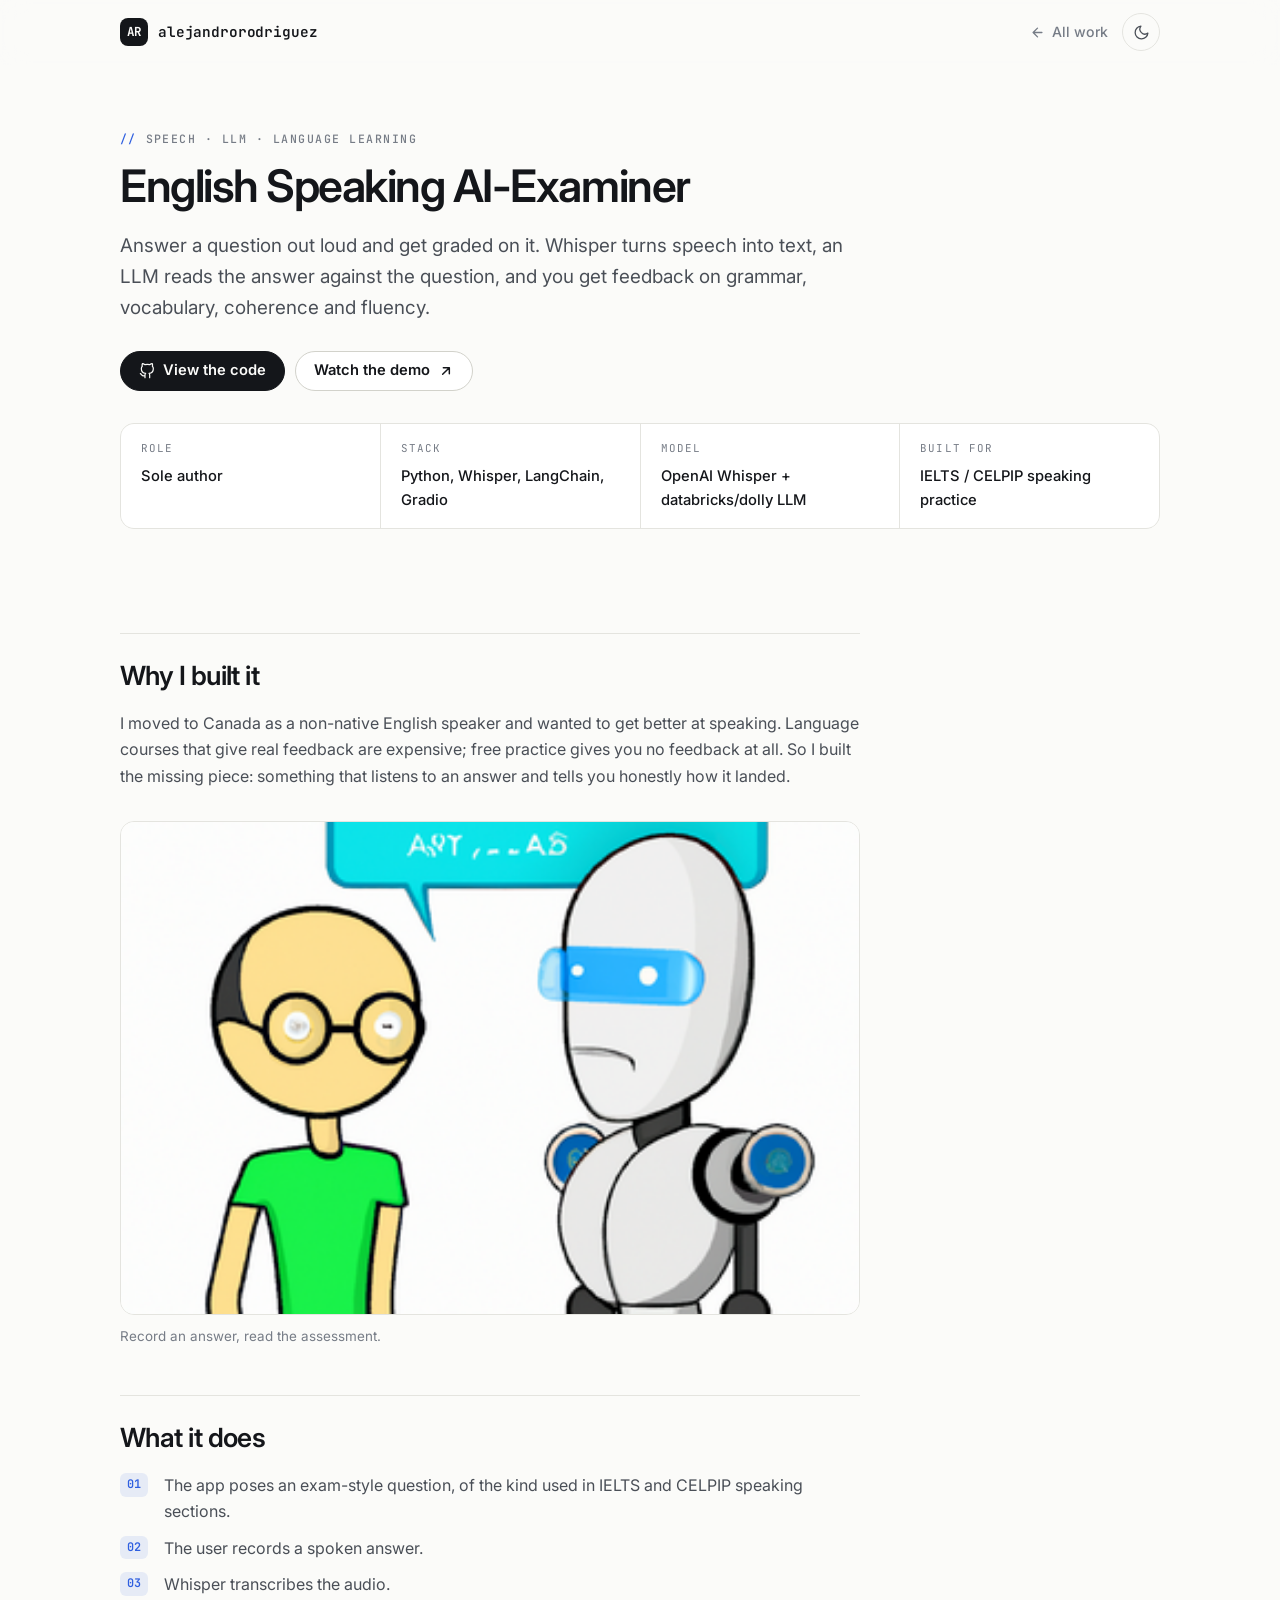
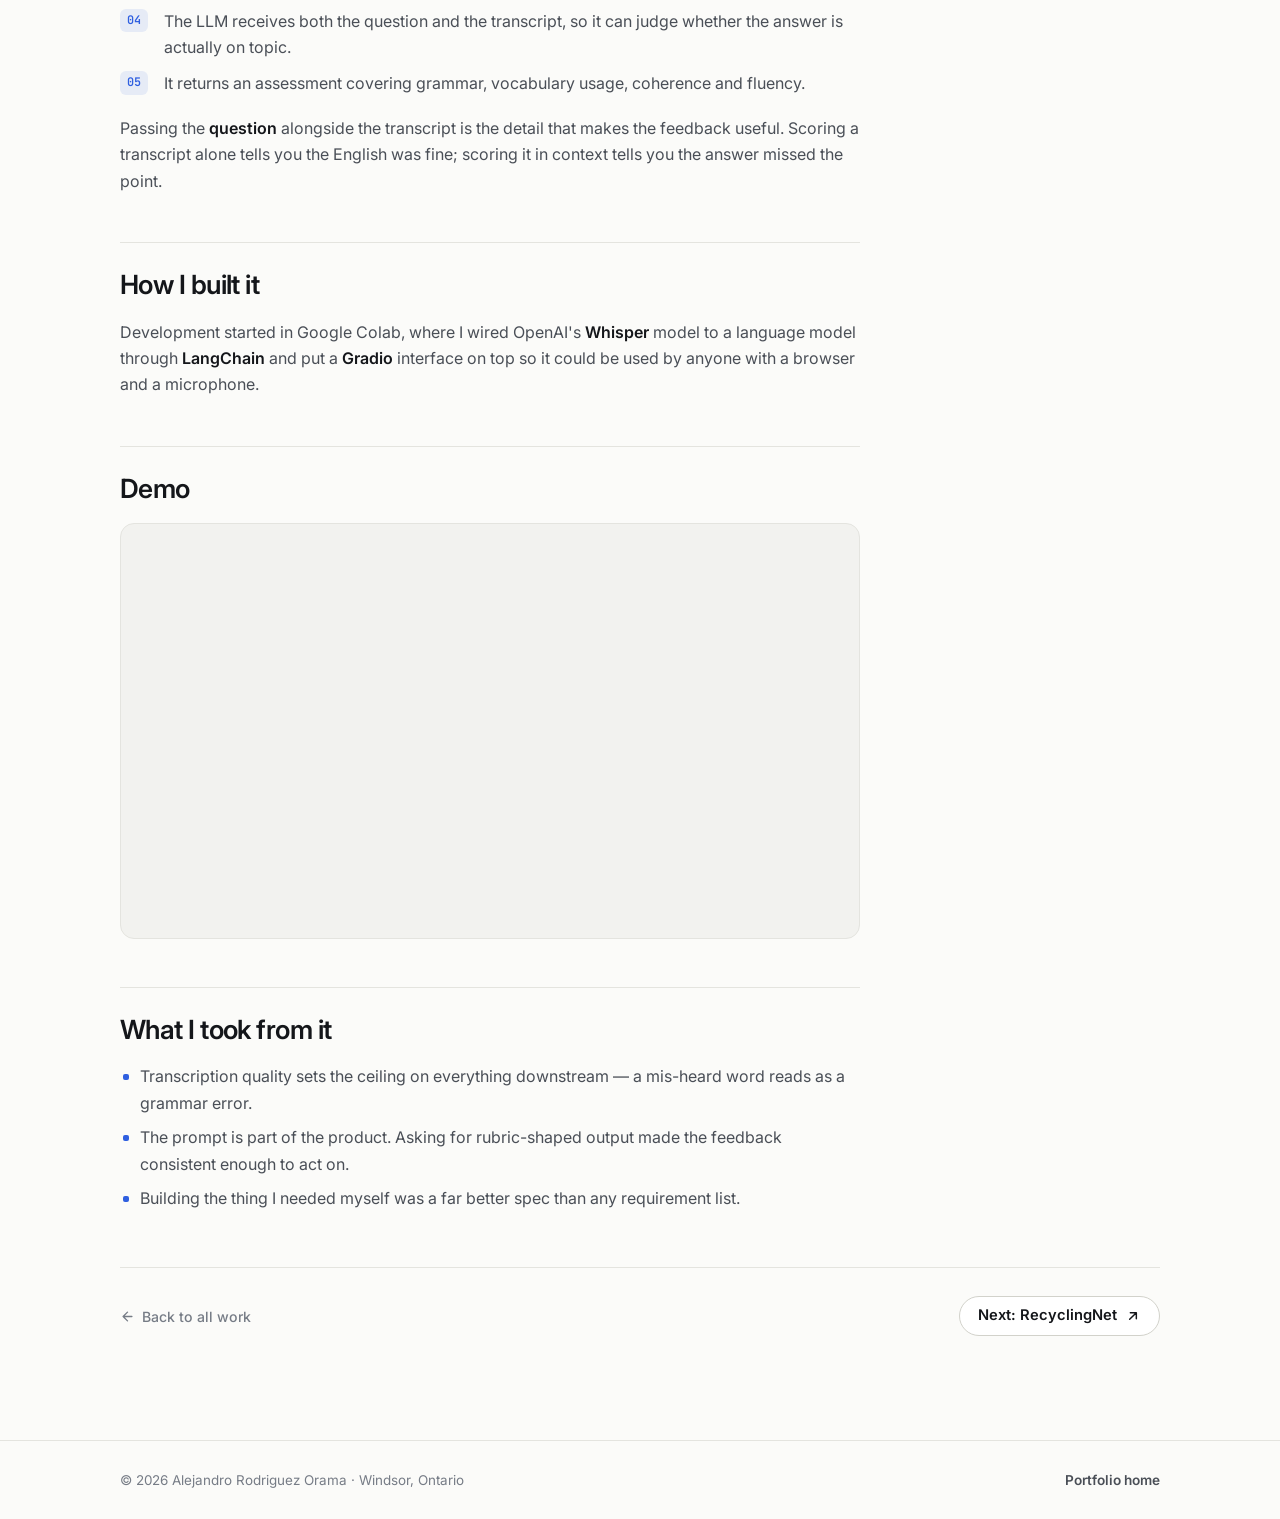
<file: project_details_ESAI.html>
<!DOCTYPE html>
<html lang="en">
<head>
<meta charset="utf-8" />
<meta name="viewport" content="width=device-width, initial-scale=1, viewport-fit=cover" />
<title>English Speaking AI-Examiner — Alejandro Rodriguez</title>
<meta name="description" content="Speak an answer, get scored on it. Whisper transcribes the response and an LLM grades grammar, vocabulary, coherence and fluency for IELTS/CELPIP practice." />
<meta name="theme-color" content="#fbfbf9" media="(prefers-color-scheme: light)" />
<meta name="theme-color" content="#0b0c0e" media="(prefers-color-scheme: dark)" />
<link rel="icon" href="data:image/svg+xml,%3Csvg xmlns='http://www.w3.org/2000/svg' viewBox='0 0 64 64'%3E%3Crect width='64' height='64' rx='14' fill='%2314161a'/%3E%3Ctext x='32' y='43' font-family='monospace' font-size='30' font-weight='700' fill='%23fbfbf9' text-anchor='middle'%3EAR%3C/text%3E%3C/svg%3E" />
<link rel="preconnect" href="https://fonts.googleapis.com" />
<link rel="preconnect" href="https://fonts.gstatic.com" crossorigin />
<link rel="stylesheet" href="https://fonts.googleapis.com/css2?family=Inter:wght@400;500;600;700&family=JetBrains+Mono:wght@400;500;600&display=swap" />
<link rel="stylesheet" href="assets/css/site.css" />
<script>
  try {
    var t = localStorage.getItem('theme');
    if (t === 'dark' || t === 'light') document.documentElement.setAttribute('data-theme', t);
  } catch (e) {}
</script>
</head>
<body>

<a class="skip" href="#main">Skip to content</a>

<svg width="0" height="0" style="position:absolute" aria-hidden="true" focusable="false">
  <symbol id="i-github" viewBox="0 0 24 24" fill="none" stroke="currentColor" stroke-width="1.8" stroke-linecap="round" stroke-linejoin="round"><path d="M9 19c-5 1.5-5-2.5-7-3m14 6v-3.87a3.37 3.37 0 0 0-.94-2.61c3.14-.35 6.44-1.54 6.44-7A5.44 5.44 0 0 0 20 4.77 5.07 5.07 0 0 0 19.91 1S18.73.65 16 2.48a13.38 13.38 0 0 0-7 0C6.27.65 5.09 1 5.09 1A5.07 5.07 0 0 0 5 4.77a5.44 5.44 0 0 0-1.5 3.78c0 5.42 3.3 6.61 6.44 7A3.37 3.37 0 0 0 9 18.13V22"/></symbol>
  <symbol id="i-arrow-left" viewBox="0 0 24 24" fill="none" stroke="currentColor" stroke-width="2.2" stroke-linecap="round" stroke-linejoin="round"><path d="M19 12H5M12 19l-7-7 7-7"/></symbol>
  <symbol id="i-arrow-ur" viewBox="0 0 24 24" fill="none" stroke="currentColor" stroke-width="2.2" stroke-linecap="round" stroke-linejoin="round"><path d="M7 17 17 7M8 7h9v9"/></symbol>
  <symbol id="i-sun" viewBox="0 0 24 24" fill="none" stroke="currentColor" stroke-width="1.8" stroke-linecap="round" stroke-linejoin="round"><circle cx="12" cy="12" r="4"/><path d="M12 2v2m0 16v2M4.9 4.9l1.4 1.4m11.4 11.4 1.4 1.4M2 12h2m16 0h2M4.9 19.1l1.4-1.4M17.7 6.3l1.4-1.4"/></symbol>
  <symbol id="i-moon" viewBox="0 0 24 24" fill="none" stroke="currentColor" stroke-width="1.8" stroke-linecap="round" stroke-linejoin="round"><path d="M21 12.8A9 9 0 1 1 11.2 3a7 7 0 0 0 9.8 9.8z"/></symbol>
</svg>

<header class="nav">
  <div class="wrap nav-inner">
    <a class="brand" href="index.html">
      <span class="brand-mark">AR</span>
      <span>alejandro&#8203;rodriguez</span>
    </a>
    <a class="back" href="index.html#work"><svg aria-hidden="true"><use href="#i-arrow-left"/></svg> All work</a>
    <button class="btn btn-icon btn-ghost" data-theme-toggle type="button" aria-label="Switch theme">
      <svg class="icon-sun" aria-hidden="true"><use href="#i-sun"/></svg>
      <svg class="icon-moon" aria-hidden="true"><use href="#i-moon"/></svg>
    </button>
  </div>
</header>

<main id="main">

  <section class="case-hero">
    <div class="wrap">
      <p class="kicker">Speech &middot; LLM &middot; Language learning</p>
      <h1>English Speaking AI-Examiner</h1>
      <p class="lead">
        Answer a question out loud and get graded on it. Whisper turns speech into text, an LLM reads the
        answer against the question, and you get feedback on grammar, vocabulary, coherence and fluency.
      </p>

      <div class="hero-actions">
        <a class="btn btn-primary" href="https://github.com/arol9204/English_Speaking_AI_Examiner" target="_blank" rel="noopener">
          <svg aria-hidden="true"><use href="#i-github"/></svg> View the code
        </a>
        <a class="btn" href="https://www.youtube.com/watch?v=oiwRZ7FBA3E" target="_blank" rel="noopener">
          Watch the demo <svg aria-hidden="true"><use href="#i-arrow-ur"/></svg>
        </a>
      </div>

      <dl class="case-meta">
        <div><dt>Role</dt><dd>Sole author</dd></div>
        <div><dt>Stack</dt><dd>Python, Whisper, LangChain, Gradio</dd></div>
        <div><dt>Model</dt><dd>OpenAI Whisper + databricks/dolly LLM</dd></div>
        <div><dt>Built for</dt><dd>IELTS / CELPIP speaking practice</dd></div>
      </dl>
    </div>
  </section>

  <section class="section" style="padding-top:0">
    <div class="wrap">
      <div class="prose">

        <h2>Why I built it</h2>
        <p>
          I moved to Canada as a non-native English speaker and wanted to get better at speaking. Language
          courses that give real feedback are expensive; free practice gives you no feedback at all. So I
          built the missing piece: something that listens to an answer and tells you honestly how it landed.
        </p>

        <figure class="figure">
          <img src="images/English%20Speaking%20AI-examiner.png" alt="The English Speaking AI-Examiner interface" loading="lazy" decoding="async" />
          <figcaption>Record an answer, read the assessment.</figcaption>
        </figure>

        <h2>What it does</h2>
        <ol class="steps">
          <li>The app poses an exam-style question, of the kind used in IELTS and CELPIP speaking sections.</li>
          <li>The user records a spoken answer.</li>
          <li>Whisper transcribes the audio.</li>
          <li>The LLM receives both the question and the transcript, so it can judge whether the answer is actually on topic.</li>
          <li>It returns an assessment covering grammar, vocabulary usage, coherence and fluency.</li>
        </ol>
        <p>
          Passing the <strong>question</strong> alongside the transcript is the detail that makes the feedback
          useful. Scoring a transcript alone tells you the English was fine; scoring it in context tells you
          the answer missed the point.
        </p>

        <h2>How I built it</h2>
        <p>
          Development started in Google Colab, where I wired OpenAI's <strong>Whisper</strong> model to a
          language model through <strong>LangChain</strong> and put a <strong>Gradio</strong> interface on
          top so it could be used by anyone with a browser and a microphone.
        </p>

        <h2>Demo</h2>
        <div class="embed">
          <iframe
            src="https://www.youtube.com/embed/oiwRZ7FBA3E"
            title="English Speaking AI-Examiner demo"
            loading="lazy"
            allow="accelerometer; clipboard-write; encrypted-media; gyroscope; picture-in-picture; web-share"
            allowfullscreen></iframe>
        </div>

        <h2>What I took from it</h2>
        <ul class="bullets">
          <li>Transcription quality sets the ceiling on everything downstream — a mis-heard word reads as a grammar error.</li>
          <li>The prompt is part of the product. Asking for rubric-shaped output made the feedback consistent enough to act on.</li>
          <li>Building the thing I needed myself was a far better spec than any requirement list.</li>
        </ul>

      </div>

      <div class="next-nav">
        <a class="back" href="index.html#work"><svg aria-hidden="true"><use href="#i-arrow-left"/></svg> Back to all work</a>
        <a class="btn" href="project_details_rs.html">Next: RecyclingNet <svg aria-hidden="true"><use href="#i-arrow-ur"/></svg></a>
      </div>
    </div>
  </section>

</main>

<footer class="foot">
  <div class="wrap foot-inner">
    <p>&copy; <span data-year>2026</span> Alejandro Rodriguez Orama &middot; Windsor, Ontario</p>
    <div class="foot-links"><a class="card-link" href="index.html">Portfolio home</a></div>
  </div>
</footer>

<script src="assets/js/site.js"></script>
</body>
</html>
</file>
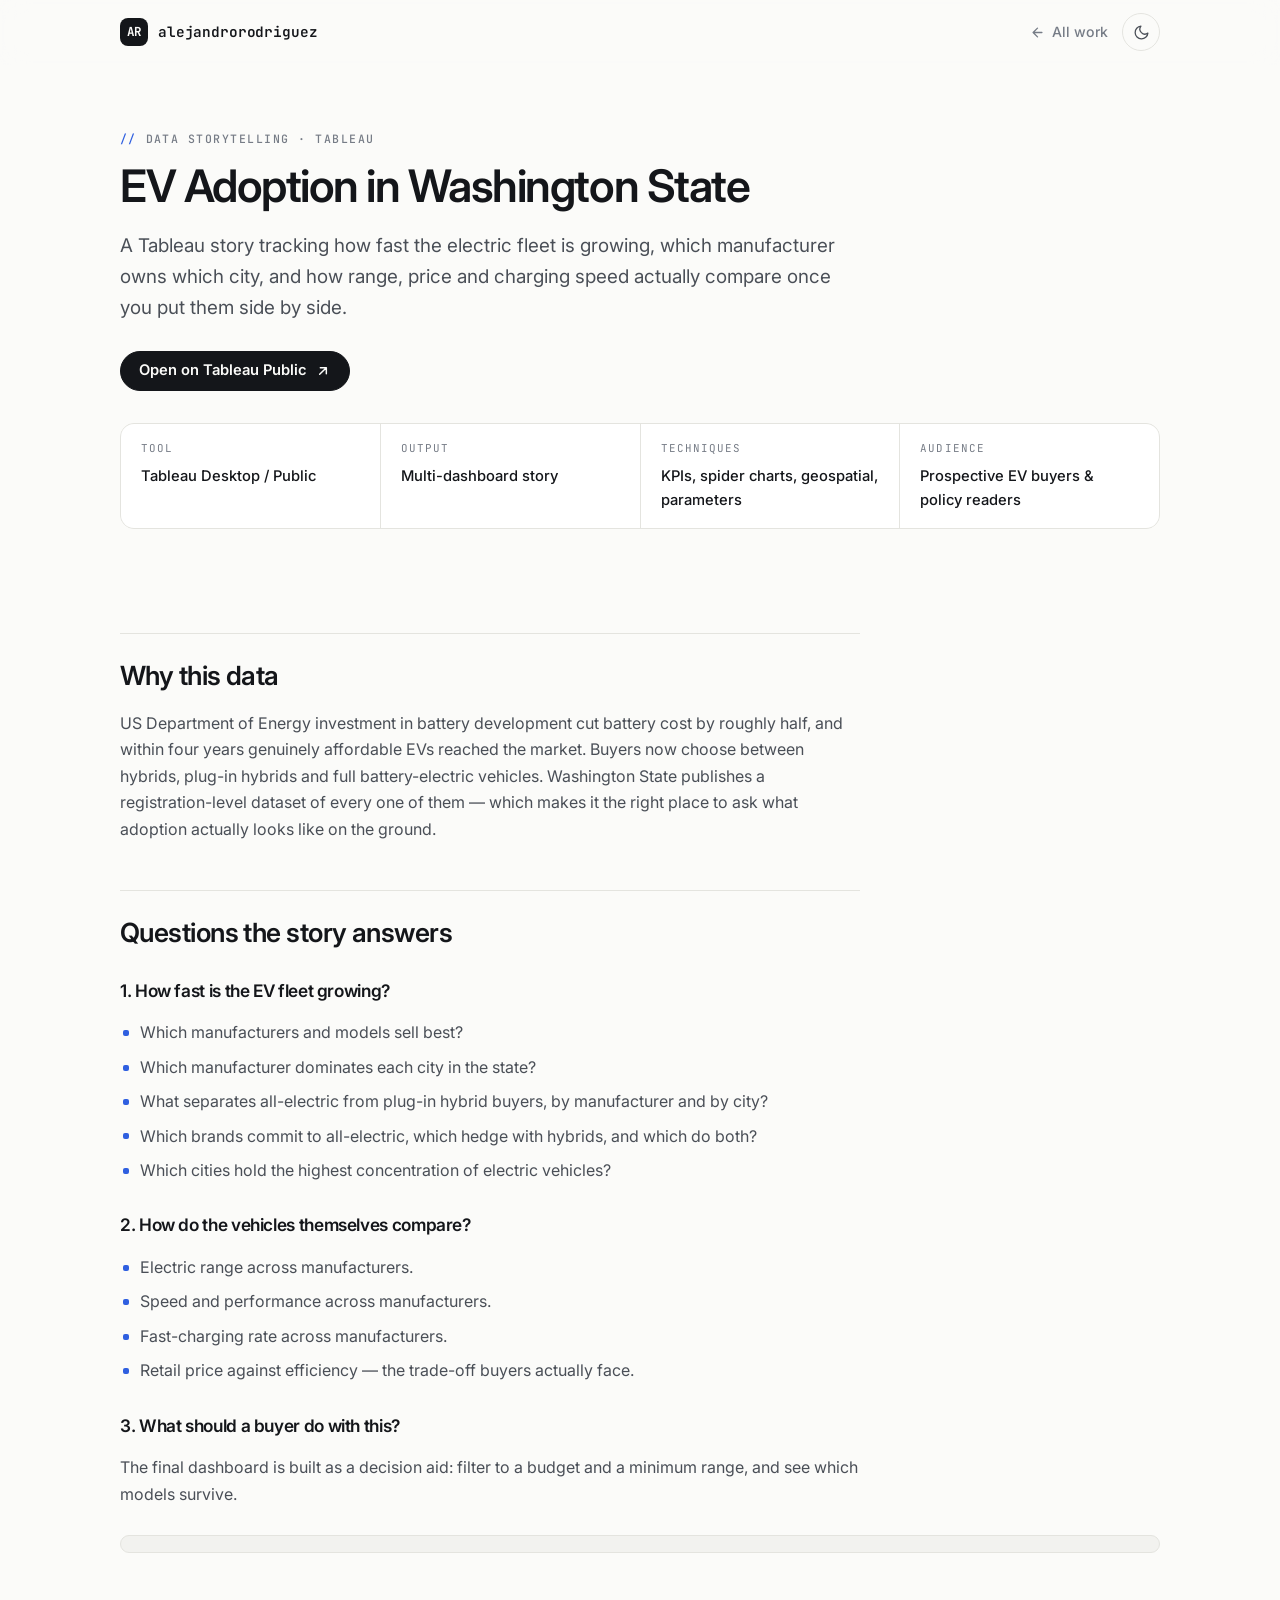
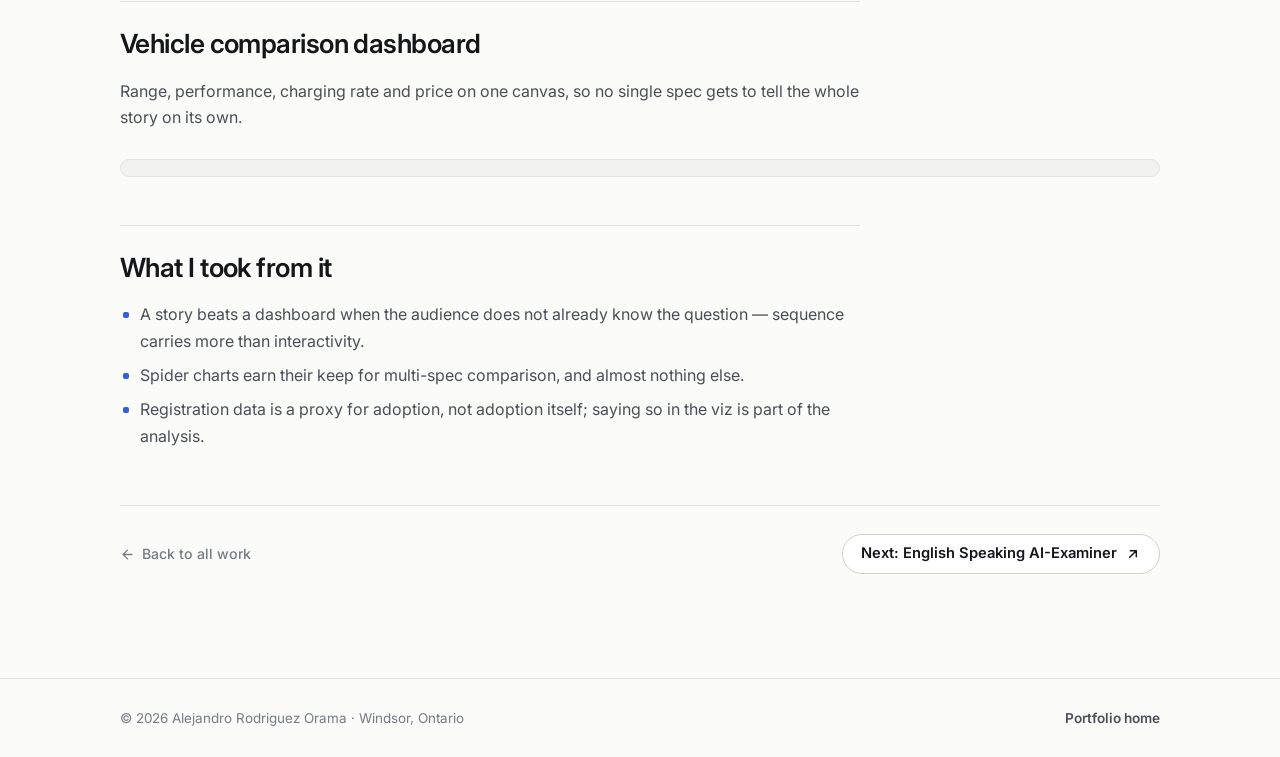
<file: project_details_EV.html>
<!DOCTYPE html>
<html lang="en">
<head>
<meta charset="utf-8" />
<meta name="viewport" content="width=device-width, initial-scale=1, viewport-fit=cover" />
<title>EV Adoption in Washington State — Alejandro Rodriguez</title>
<meta name="description" content="A Tableau story on electric vehicle growth in Washington State: who is winning which city, and how range, price and charging speed compare across manufacturers." />
<meta name="theme-color" content="#fbfbf9" media="(prefers-color-scheme: light)" />
<meta name="theme-color" content="#0b0c0e" media="(prefers-color-scheme: dark)" />
<link rel="icon" href="data:image/svg+xml,%3Csvg xmlns='http://www.w3.org/2000/svg' viewBox='0 0 64 64'%3E%3Crect width='64' height='64' rx='14' fill='%2314161a'/%3E%3Ctext x='32' y='43' font-family='monospace' font-size='30' font-weight='700' fill='%23fbfbf9' text-anchor='middle'%3EAR%3C/text%3E%3C/svg%3E" />
<link rel="preconnect" href="https://fonts.googleapis.com" />
<link rel="preconnect" href="https://fonts.gstatic.com" crossorigin />
<link rel="stylesheet" href="https://fonts.googleapis.com/css2?family=Inter:wght@400;500;600;700&family=JetBrains+Mono:wght@400;500;600&display=swap" />
<link rel="stylesheet" href="assets/css/site.css" />
<script>
  try {
    var t = localStorage.getItem('theme');
    if (t === 'dark' || t === 'light') document.documentElement.setAttribute('data-theme', t);
  } catch (e) {}
</script>
</head>
<body>

<a class="skip" href="#main">Skip to content</a>

<svg width="0" height="0" style="position:absolute" aria-hidden="true" focusable="false">
  <symbol id="i-arrow-left" viewBox="0 0 24 24" fill="none" stroke="currentColor" stroke-width="2.2" stroke-linecap="round" stroke-linejoin="round"><path d="M19 12H5M12 19l-7-7 7-7"/></symbol>
  <symbol id="i-arrow-ur" viewBox="0 0 24 24" fill="none" stroke="currentColor" stroke-width="2.2" stroke-linecap="round" stroke-linejoin="round"><path d="M7 17 17 7M8 7h9v9"/></symbol>
  <symbol id="i-sun" viewBox="0 0 24 24" fill="none" stroke="currentColor" stroke-width="1.8" stroke-linecap="round" stroke-linejoin="round"><circle cx="12" cy="12" r="4"/><path d="M12 2v2m0 16v2M4.9 4.9l1.4 1.4m11.4 11.4 1.4 1.4M2 12h2m16 0h2M4.9 19.1l1.4-1.4M17.7 6.3l1.4-1.4"/></symbol>
  <symbol id="i-moon" viewBox="0 0 24 24" fill="none" stroke="currentColor" stroke-width="1.8" stroke-linecap="round" stroke-linejoin="round"><path d="M21 12.8A9 9 0 1 1 11.2 3a7 7 0 0 0 9.8 9.8z"/></symbol>
</svg>

<header class="nav">
  <div class="wrap nav-inner">
    <a class="brand" href="index.html">
      <span class="brand-mark">AR</span>
      <span>alejandro&#8203;rodriguez</span>
    </a>
    <a class="back" href="index.html#work"><svg aria-hidden="true"><use href="#i-arrow-left"/></svg> All work</a>
    <button class="btn btn-icon btn-ghost" data-theme-toggle type="button" aria-label="Switch theme">
      <svg class="icon-sun" aria-hidden="true"><use href="#i-sun"/></svg>
      <svg class="icon-moon" aria-hidden="true"><use href="#i-moon"/></svg>
    </button>
  </div>
</header>

<main id="main">

  <section class="case-hero">
    <div class="wrap">
      <p class="kicker">Data storytelling &middot; Tableau</p>
      <h1>EV Adoption in Washington State</h1>
      <p class="lead">
        A Tableau story tracking how fast the electric fleet is growing, which manufacturer owns which city,
        and how range, price and charging speed actually compare once you put them side by side.
      </p>

      <div class="hero-actions">
        <a class="btn btn-primary" href="https://public.tableau.com/app/profile/alejandro.rodriguez.orama/viz/EVpopulationinWashington/Story" target="_blank" rel="noopener">
          Open on Tableau Public <svg aria-hidden="true"><use href="#i-arrow-ur"/></svg>
        </a>
      </div>

      <dl class="case-meta">
        <div><dt>Tool</dt><dd>Tableau Desktop / Public</dd></div>
        <div><dt>Output</dt><dd>Multi-dashboard story</dd></div>
        <div><dt>Techniques</dt><dd>KPIs, spider charts, geospatial, parameters</dd></div>
        <div><dt>Audience</dt><dd>Prospective EV buyers &amp; policy readers</dd></div>
      </dl>
    </div>
  </section>

  <section class="section" style="padding-top:0">
    <div class="wrap">
      <div class="prose">

        <h2>Why this data</h2>
        <p>
          US Department of Energy investment in battery development cut battery cost by roughly half, and
          within four years genuinely affordable EVs reached the market. Buyers now choose between hybrids,
          plug-in hybrids and full battery-electric vehicles. Washington State publishes a registration-level
          dataset of every one of them — which makes it the right place to ask what adoption actually looks
          like on the ground.
        </p>

        <h2>Questions the story answers</h2>

        <h3>1. How fast is the EV fleet growing?</h3>
        <ul class="bullets">
          <li>Which manufacturers and models sell best?</li>
          <li>Which manufacturer dominates each city in the state?</li>
          <li>What separates all-electric from plug-in hybrid buyers, by manufacturer and by city?</li>
          <li>Which brands commit to all-electric, which hedge with hybrids, and which do both?</li>
          <li>Which cities hold the highest concentration of electric vehicles?</li>
        </ul>

        <h3>2. How do the vehicles themselves compare?</h3>
        <ul class="bullets">
          <li>Electric range across manufacturers.</li>
          <li>Speed and performance across manufacturers.</li>
          <li>Fast-charging rate across manufacturers.</li>
          <li>Retail price against efficiency — the trade-off buyers actually face.</li>
        </ul>

        <h3>3. What should a buyer do with this?</h3>
        <p>
          The final dashboard is built as a decision aid: filter to a budget and a minimum range, and see
          which models survive.
        </p>
      </div>

      <div class="tableau-shell">
        <div class="tableauPlaceholder" id="vizStory" style="position: relative">
          <noscript>
            <a href="https://public.tableau.com/app/profile/alejandro.rodriguez.orama/viz/EVpopulationinWashington/Story">
              <img alt="EV population in Washington — Tableau story" src="https://public.tableau.com/static/images/YG/YG4QZYZY3/1_rss.png" style="border: none" />
            </a>
          </noscript>
          <object class="tableauViz" style="display:none;">
            <param name="host_url" value="https%3A%2F%2Fpublic.tableau.com%2F" />
            <param name="embed_code_version" value="3" />
            <param name="path" value="shared&#47;YG4QZYZY3" />
            <param name="toolbar" value="yes" />
            <param name="static_image" value="https://public.tableau.com/static/images/YG/YG4QZYZY3/1.png" />
            <param name="animate_transition" value="yes" />
            <param name="display_static_image" value="yes" />
            <param name="display_spinner" value="yes" />
            <param name="display_overlay" value="yes" />
            <param name="display_count" value="yes" />
            <param name="language" value="en-GB" />
          </object>
        </div>
      </div>

      <div class="prose">
        <h2>Vehicle comparison dashboard</h2>
        <p>
          Range, performance, charging rate and price on one canvas, so no single spec gets to tell the whole
          story on its own.
        </p>
      </div>

      <div class="tableau-shell">
        <div class="tableauPlaceholder" id="vizCompare" style="position: relative">
          <noscript>
            <a href="https://public.tableau.com/app/profile/alejandro.rodriguez.orama/viz/EVpopulationinWashington/Story">
              <img alt="Electric vehicles comparison dashboard" src="https://public.tableau.com/static/images/EV/EVpopulationinWashington/Dashboard3Electricvehiclescomparison/1_rss.png" style="border: none" />
            </a>
          </noscript>
          <object class="tableauViz" style="display:none;">
            <param name="host_url" value="https%3A%2F%2Fpublic.tableau.com%2F" />
            <param name="embed_code_version" value="3" />
            <param name="site_root" value="" />
            <param name="name" value="EVpopulationinWashington&#47;Dashboard3Electricvehiclescomparison" />
            <param name="tabs" value="no" />
            <param name="toolbar" value="yes" />
            <param name="static_image" value="https://public.tableau.com/static/images/EV/EVpopulationinWashington/Dashboard3Electricvehiclescomparison/1.png" />
            <param name="animate_transition" value="yes" />
            <param name="display_static_image" value="yes" />
            <param name="display_spinner" value="yes" />
            <param name="display_overlay" value="yes" />
            <param name="display_count" value="yes" />
            <param name="language" value="en-GB" />
          </object>
        </div>
      </div>

      <div class="prose">
        <h2>What I took from it</h2>
        <ul class="bullets">
          <li>A story beats a dashboard when the audience does not already know the question — sequence carries more than interactivity.</li>
          <li>Spider charts earn their keep for multi-spec comparison, and almost nothing else.</li>
          <li>Registration data is a proxy for adoption, not adoption itself; saying so in the viz is part of the analysis.</li>
        </ul>
      </div>

      <div class="next-nav">
        <a class="back" href="index.html#work"><svg aria-hidden="true"><use href="#i-arrow-left"/></svg> Back to all work</a>
        <a class="btn" href="project_details_ESAI.html">Next: English Speaking AI-Examiner <svg aria-hidden="true"><use href="#i-arrow-ur"/></svg></a>
      </div>
    </div>
  </section>

</main>

<footer class="foot">
  <div class="wrap foot-inner">
    <p>&copy; <span data-year>2026</span> Alejandro Rodriguez Orama &middot; Windsor, Ontario</p>
    <div class="foot-links"><a class="card-link" href="index.html">Portfolio home</a></div>
  </div>
</footer>

<script src="assets/js/site.js"></script>
<script>
  // Size each Tableau viz to its container instead of a fixed 1280px.
  ['vizStory', 'vizCompare'].forEach(function (id) {
    var holder = document.getElementById(id);
    if (!holder) return;
    var viz = holder.getElementsByTagName('object')[0];
    var width = Math.max(holder.offsetWidth, 320);

    if (width > 800) {
      viz.style.width = '100%';
      viz.style.height = '827px';
    } else if (width > 500) {
      viz.style.width = '100%';
      viz.style.height = '827px';
    } else {
      viz.style.width = '100%';
      viz.style.height = '1200px';
    }

    var s = document.createElement('script');
    s.src = 'https://public.tableau.com/javascripts/api/viz_v1.js';
    viz.parentNode.insertBefore(s, viz);
  });
</script>
</body>
</html>
</file>
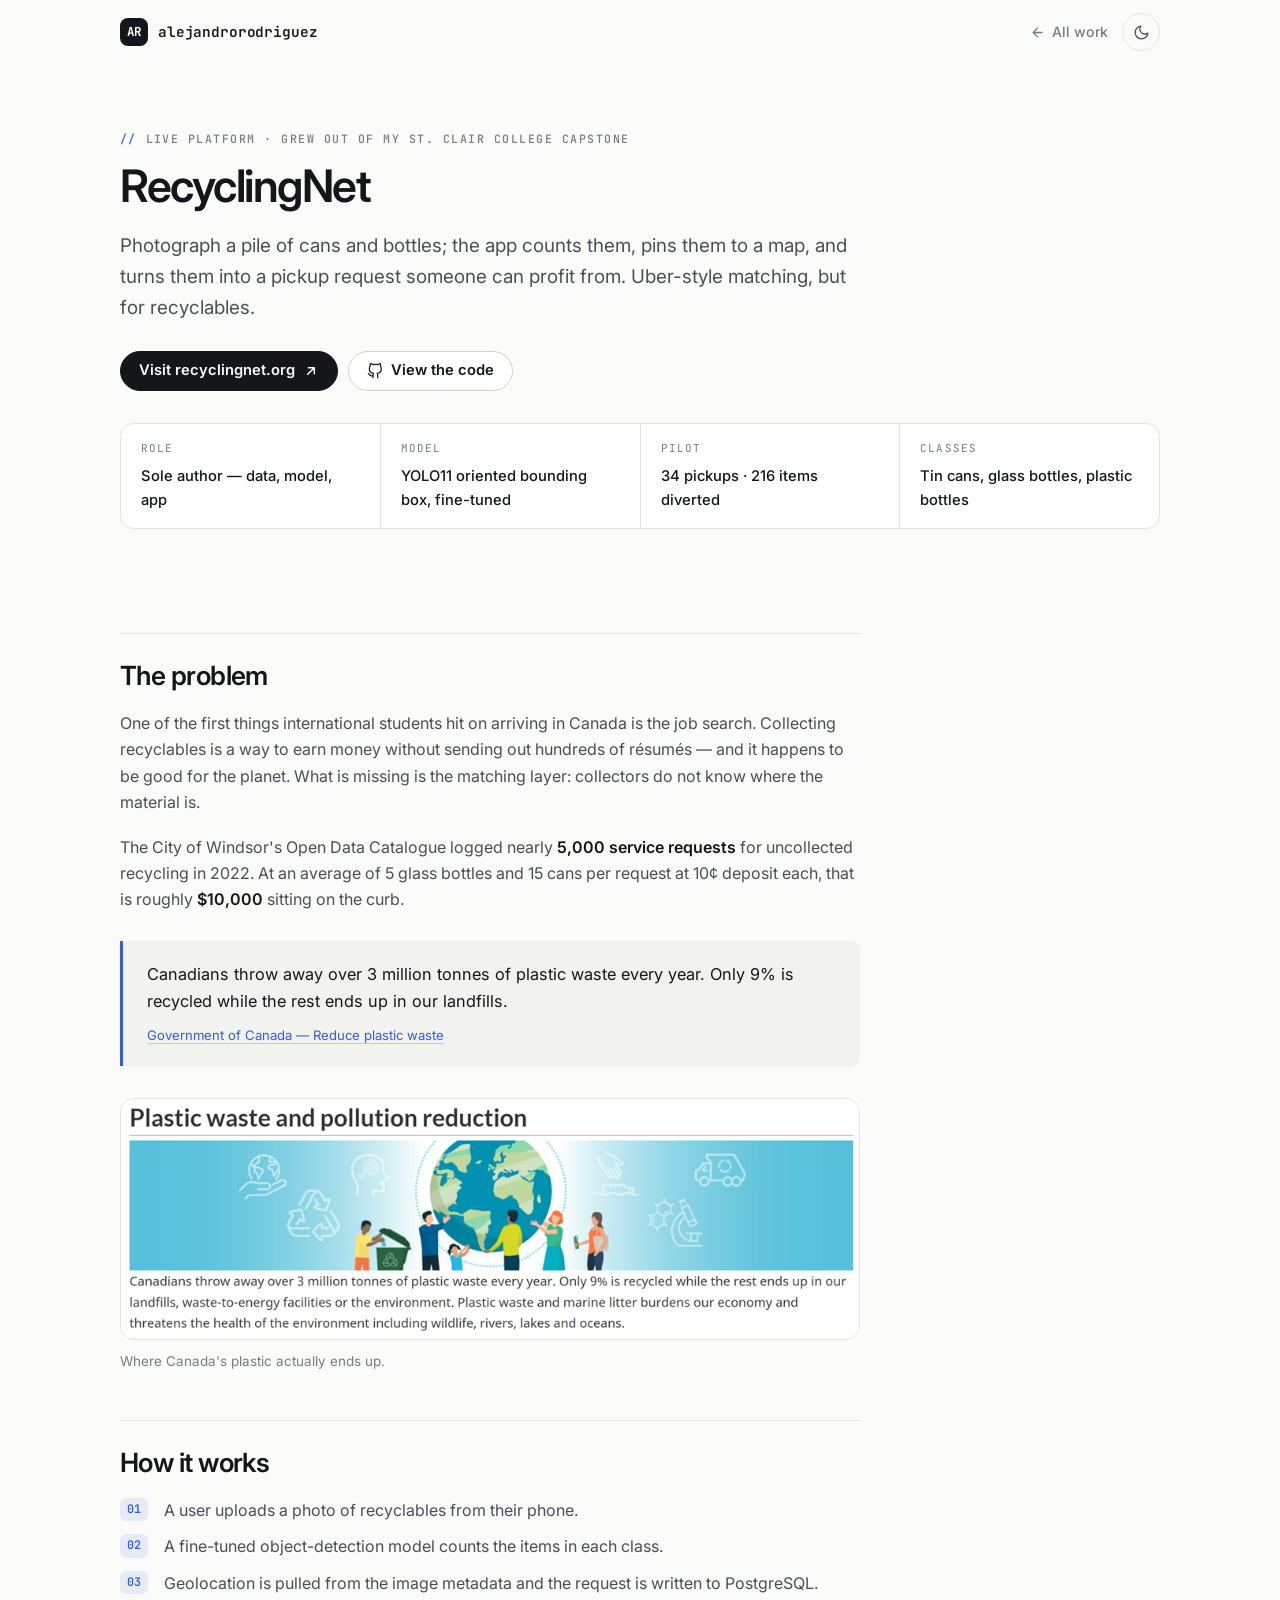
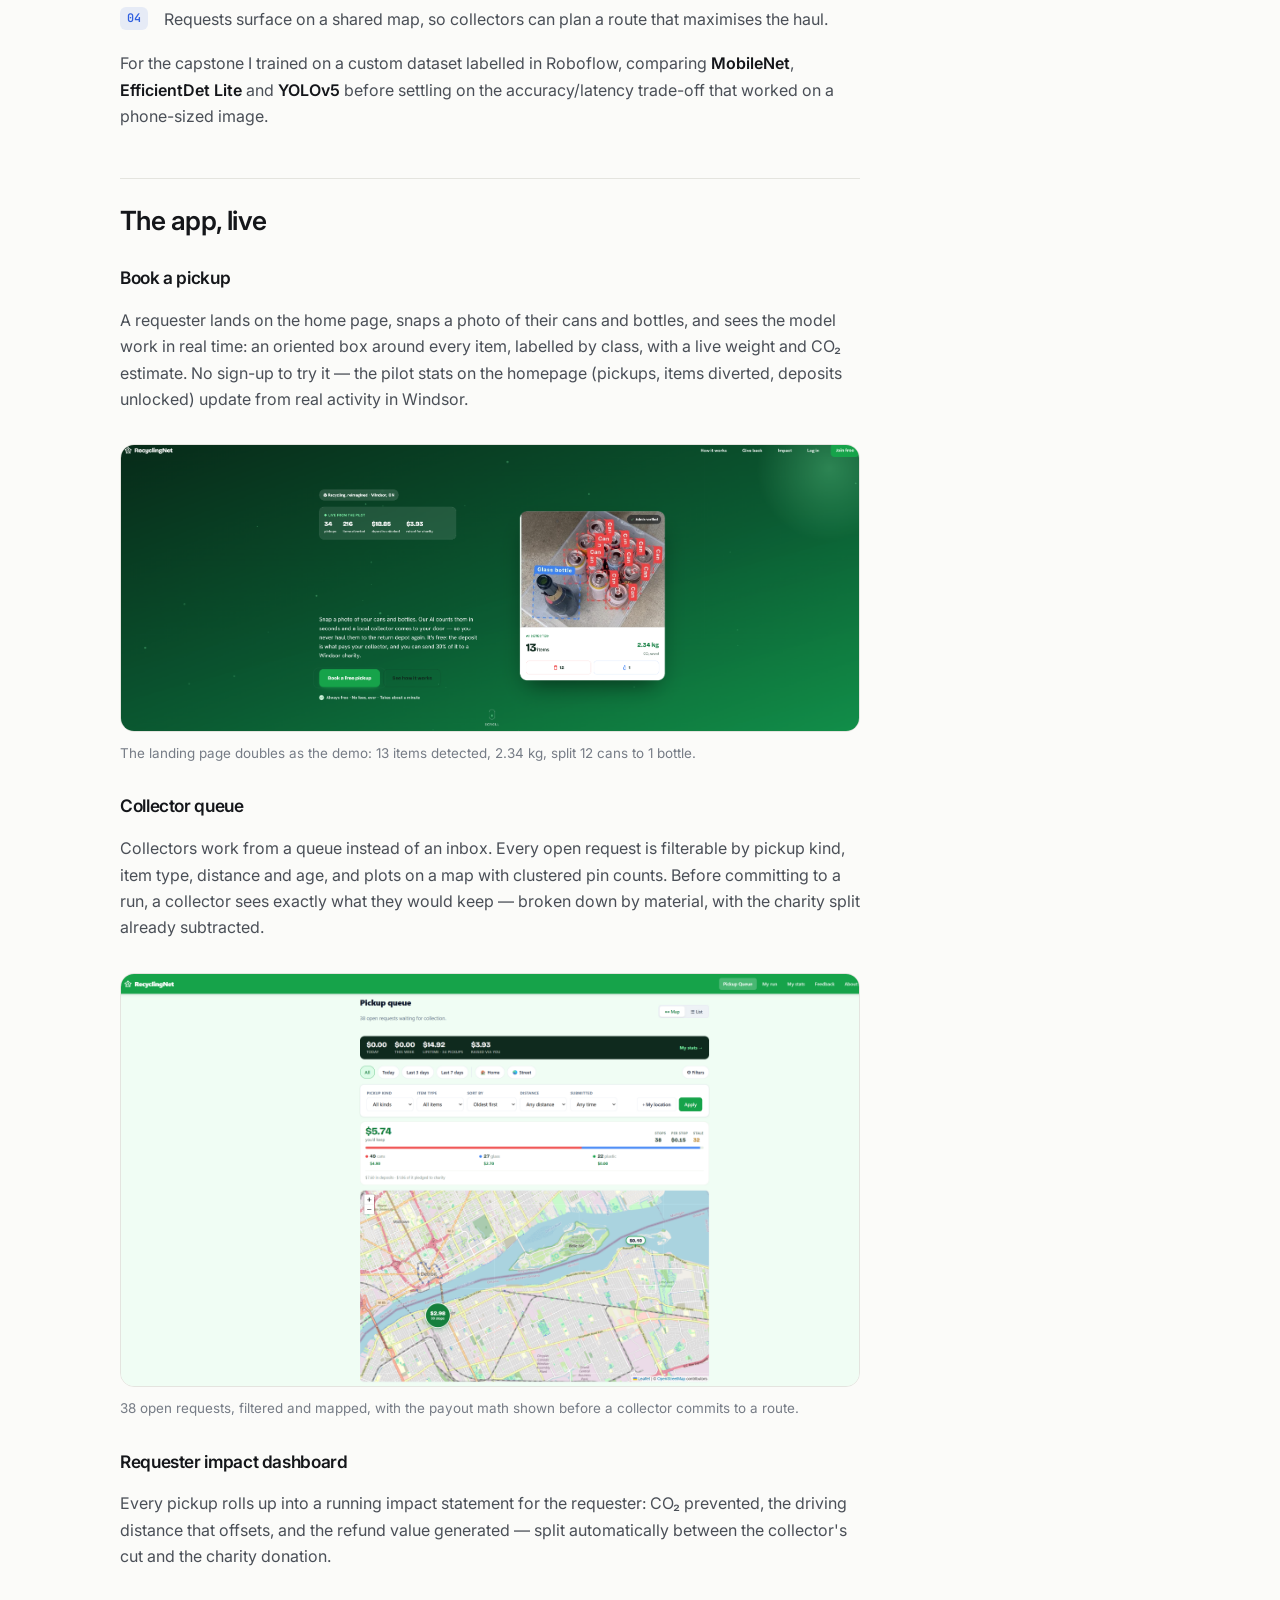
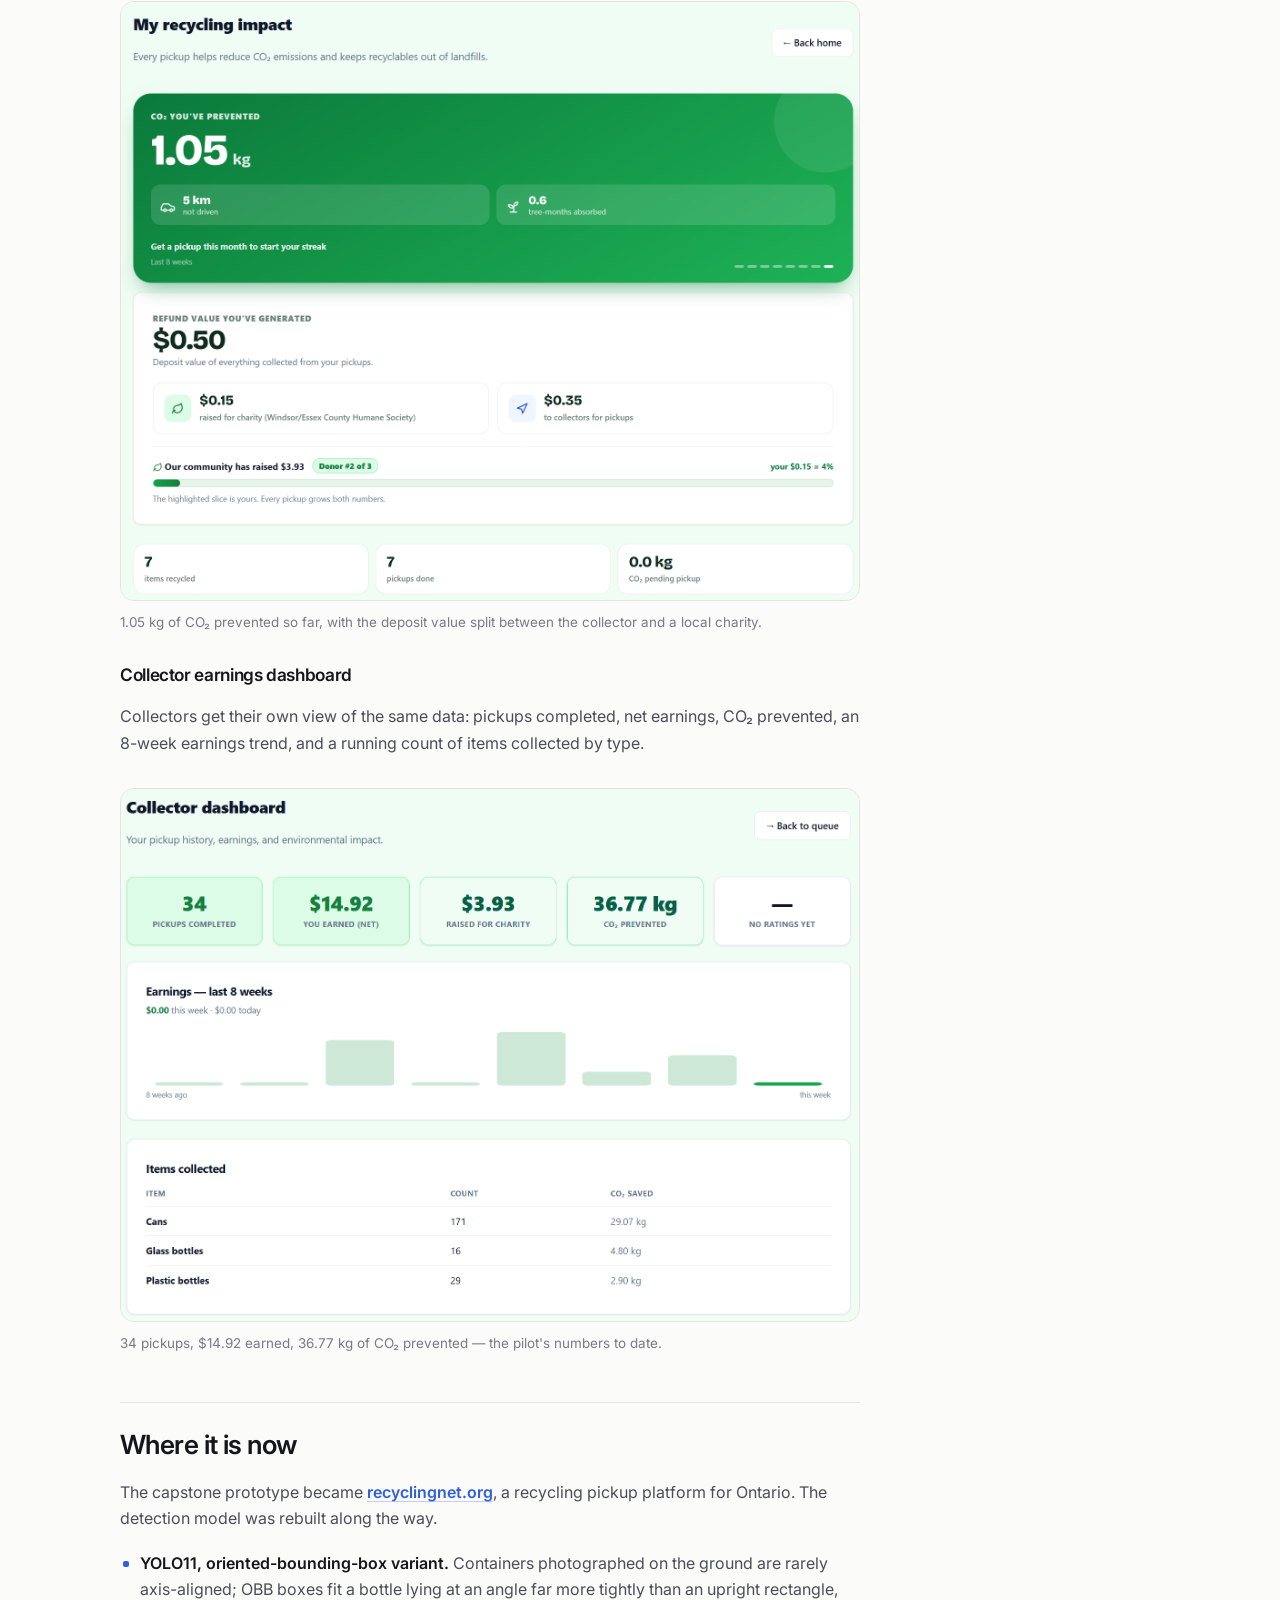
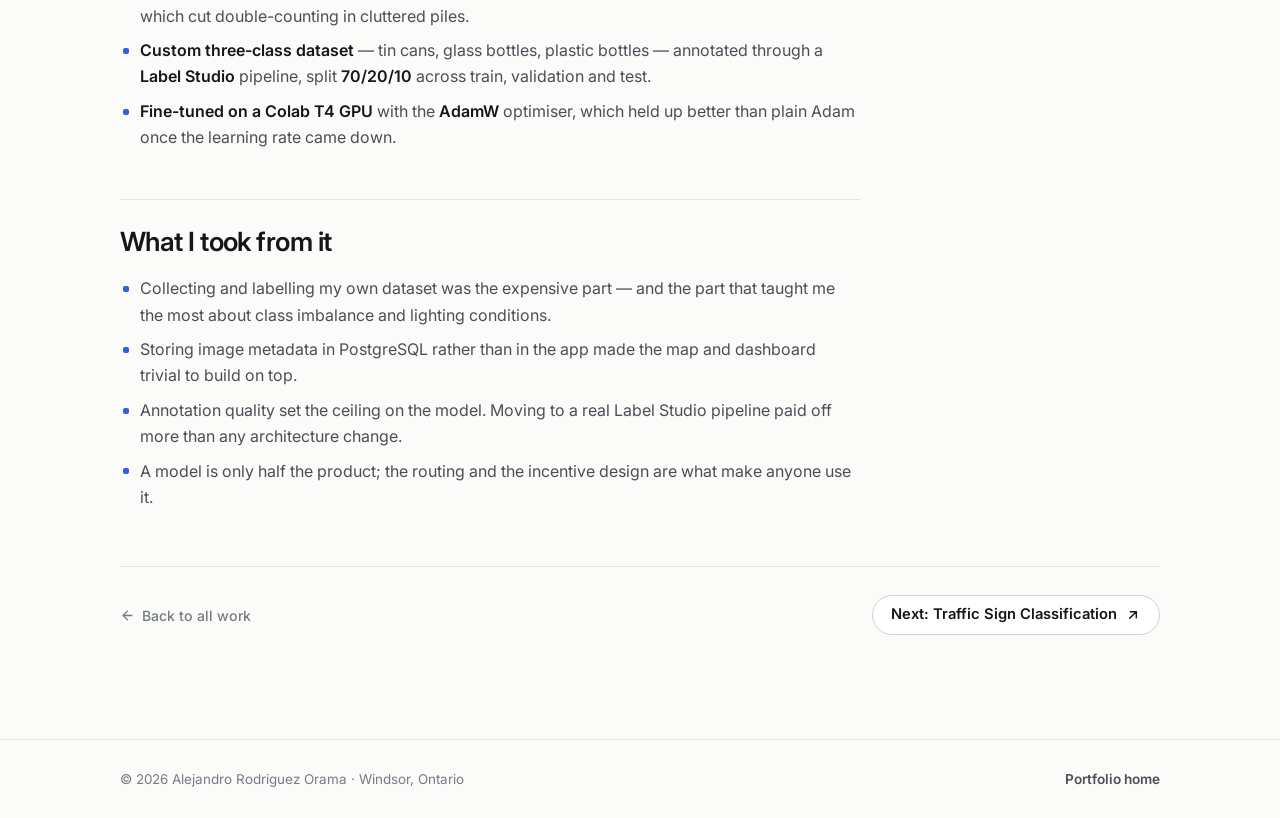
<file: project_details_rs.html>
<!DOCTYPE html>
<html lang="en">
<head>
<meta charset="utf-8" />
<meta name="viewport" content="width=device-width, initial-scale=1, viewport-fit=cover" />
<title>RecyclingNet — Alejandro Rodriguez</title>
<meta name="description" content="An Ontario recycling pickup platform built on computer vision: a fine-tuned YOLO11 OBB model finds recyclables in a photo, geotags the request and routes collectors to the best pickups." />
<meta name="theme-color" content="#fbfbf9" media="(prefers-color-scheme: light)" />
<meta name="theme-color" content="#0b0c0e" media="(prefers-color-scheme: dark)" />
<link rel="icon" href="data:image/svg+xml,%3Csvg xmlns='http://www.w3.org/2000/svg' viewBox='0 0 64 64'%3E%3Crect width='64' height='64' rx='14' fill='%2314161a'/%3E%3Ctext x='32' y='43' font-family='monospace' font-size='30' font-weight='700' fill='%23fbfbf9' text-anchor='middle'%3EAR%3C/text%3E%3C/svg%3E" />
<link rel="preconnect" href="https://fonts.googleapis.com" />
<link rel="preconnect" href="https://fonts.gstatic.com" crossorigin />
<link rel="stylesheet" href="https://fonts.googleapis.com/css2?family=Inter:wght@400;500;600;700&family=JetBrains+Mono:wght@400;500;600&display=swap" />
<link rel="stylesheet" href="assets/css/site.css" />
<script>
  try {
    var t = localStorage.getItem('theme');
    if (t === 'dark' || t === 'light') document.documentElement.setAttribute('data-theme', t);
  } catch (e) {}
</script>
</head>
<body>

<a class="skip" href="#main">Skip to content</a>

<svg width="0" height="0" style="position:absolute" aria-hidden="true" focusable="false">
  <symbol id="i-github" viewBox="0 0 24 24" fill="none" stroke="currentColor" stroke-width="1.8" stroke-linecap="round" stroke-linejoin="round"><path d="M9 19c-5 1.5-5-2.5-7-3m14 6v-3.87a3.37 3.37 0 0 0-.94-2.61c3.14-.35 6.44-1.54 6.44-7A5.44 5.44 0 0 0 20 4.77 5.07 5.07 0 0 0 19.91 1S18.73.65 16 2.48a13.38 13.38 0 0 0-7 0C6.27.65 5.09 1 5.09 1A5.07 5.07 0 0 0 5 4.77a5.44 5.44 0 0 0-1.5 3.78c0 5.42 3.3 6.61 6.44 7A3.37 3.37 0 0 0 9 18.13V22"/></symbol>
  <symbol id="i-arrow-left" viewBox="0 0 24 24" fill="none" stroke="currentColor" stroke-width="2.2" stroke-linecap="round" stroke-linejoin="round"><path d="M19 12H5M12 19l-7-7 7-7"/></symbol>
  <symbol id="i-arrow-ur" viewBox="0 0 24 24" fill="none" stroke="currentColor" stroke-width="2.2" stroke-linecap="round" stroke-linejoin="round"><path d="M7 17 17 7M8 7h9v9"/></symbol>
  <symbol id="i-sun" viewBox="0 0 24 24" fill="none" stroke="currentColor" stroke-width="1.8" stroke-linecap="round" stroke-linejoin="round"><circle cx="12" cy="12" r="4"/><path d="M12 2v2m0 16v2M4.9 4.9l1.4 1.4m11.4 11.4 1.4 1.4M2 12h2m16 0h2M4.9 19.1l1.4-1.4M17.7 6.3l1.4-1.4"/></symbol>
  <symbol id="i-moon" viewBox="0 0 24 24" fill="none" stroke="currentColor" stroke-width="1.8" stroke-linecap="round" stroke-linejoin="round"><path d="M21 12.8A9 9 0 1 1 11.2 3a7 7 0 0 0 9.8 9.8z"/></symbol>
</svg>

<header class="nav">
  <div class="wrap nav-inner">
    <a class="brand" href="index.html">
      <span class="brand-mark">AR</span>
      <span>alejandro&#8203;rodriguez</span>
    </a>
    <a class="back" href="index.html#work"><svg aria-hidden="true"><use href="#i-arrow-left"/></svg> All work</a>
    <button class="btn btn-icon btn-ghost" data-theme-toggle type="button" aria-label="Switch theme">
      <svg class="icon-sun" aria-hidden="true"><use href="#i-sun"/></svg>
      <svg class="icon-moon" aria-hidden="true"><use href="#i-moon"/></svg>
    </button>
  </div>
</header>

<main id="main">

  <section class="case-hero">
    <div class="wrap">
      <p class="kicker">Live platform &middot; grew out of my St. Clair College capstone</p>
      <h1>RecyclingNet</h1>
      <p class="lead">
        Photograph a pile of cans and bottles; the app counts them, pins them to a map, and turns them
        into a pickup request someone can profit from. Uber-style matching, but for recyclables.
      </p>

      <div class="hero-actions">
        <a class="btn btn-primary" href="https://recyclingnet.org/" target="_blank" rel="noopener">
          Visit recyclingnet.org <svg aria-hidden="true"><use href="#i-arrow-ur"/></svg>
        </a>
        <a class="btn" href="https://github.com/arol9204/Capstone" target="_blank" rel="noopener">
          <svg aria-hidden="true"><use href="#i-github"/></svg> View the code
        </a>
      </div>

      <dl class="case-meta">
        <div><dt>Role</dt><dd>Sole author &mdash; data, model, app</dd></div>
        <div><dt>Model</dt><dd>YOLO11 oriented bounding box, fine-tuned</dd></div>
        <div><dt>Pilot</dt><dd>34 pickups &middot; 216 items diverted</dd></div>
        <div><dt>Classes</dt><dd>Tin cans, glass bottles, plastic bottles</dd></div>
      </dl>
    </div>
  </section>

  <section class="section" style="padding-top:0">
    <div class="wrap">
      <div class="prose">

        <h2>The problem</h2>
        <p>
          One of the first things international students hit on arriving in Canada is the job search.
          Collecting recyclables is a way to earn money without sending out hundreds of résumés — and it
          happens to be good for the planet. What is missing is the matching layer: collectors do not know
          where the material is.
        </p>
        <p>
          The City of Windsor's Open Data Catalogue logged nearly <strong>5,000 service requests</strong> for
          uncollected recycling in 2022. At an average of 5 glass bottles and 15 cans per request at 10&cent;
          deposit each, that is roughly <strong>$10,000</strong> sitting on the curb.
        </p>

        <blockquote class="quote">
          Canadians throw away over 3 million tonnes of plastic waste every year. Only 9% is recycled while
          the rest ends up in our landfills.
          <cite>
            <a href="https://www.canada.ca/en/environment-climate-change/services/managing-reducing-waste/reduce-plastic-waste.html" target="_blank" rel="noopener">Government of Canada &mdash; Reduce plastic waste</a>
          </cite>
        </blockquote>

        <figure class="figure">
          <img src="images/Plastic_waste.png" alt="Chart of plastic waste generated and recycled in Canada" loading="lazy" decoding="async" />
          <figcaption>Where Canada's plastic actually ends up.</figcaption>
        </figure>

        <h2>How it works</h2>
        <ol class="steps">
          <li>A user uploads a photo of recyclables from their phone.</li>
          <li>A fine-tuned object-detection model counts the items in each class.</li>
          <li>Geolocation is pulled from the image metadata and the request is written to PostgreSQL.</li>
          <li>Requests surface on a shared map, so collectors can plan a route that maximises the haul.</li>
        </ol>
        <p>
          For the capstone I trained on a custom dataset labelled in Roboflow, comparing <strong>MobileNet</strong>,
          <strong>EfficientDet Lite</strong> and <strong>YOLOv5</strong> before settling on the
          accuracy/latency trade-off that worked on a phone-sized image.
        </p>

        <h2>The app, live</h2>

        <h3>Book a pickup</h3>
        <p>
          A requester lands on the home page, snaps a photo of their cans and bottles, and sees the model
          work in real time: an oriented box around every item, labelled by class, with a live weight and
          CO&#8322; estimate. No sign-up to try it &mdash; the pilot stats on the homepage (pickups, items
          diverted, deposits unlocked) update from real activity in Windsor.
        </p>
        <figure class="figure">
          <img src="images/1.%20Home%20Page.png" alt="RecyclingNet home page with live pilot stats and an AI detection card showing oriented bounding boxes around cans and a glass bottle" loading="lazy" decoding="async" />
          <figcaption>The landing page doubles as the demo: 13 items detected, 2.34&nbsp;kg, split 12 cans to 1 bottle.</figcaption>
        </figure>

        <h3>Collector queue</h3>
        <p>
          Collectors work from a queue instead of an inbox. Every open request is filterable by pickup kind,
          item type, distance and age, and plots on a map with clustered pin counts. Before committing to a
          run, a collector sees exactly what they would keep &mdash; broken down by material, with the
          charity split already subtracted.
        </p>
        <figure class="figure">
          <img src="images/2.%20Collector%20view.png" alt="Collector pickup queue with filters, a payout breakdown by material, and a map of open requests around Windsor and Detroit" loading="lazy" decoding="async" />
          <figcaption>38 open requests, filtered and mapped, with the payout math shown before a collector commits to a route.</figcaption>
        </figure>

        <h3>Requester impact dashboard</h3>
        <p>
          Every pickup rolls up into a running impact statement for the requester: CO&#8322; prevented, the
          driving distance that offsets, and the refund value generated &mdash; split automatically between
          the collector's cut and the charity donation.
        </p>
        <figure class="figure">
          <img src="images/3.%20Requester%20Dashboard.png" alt="Requester dashboard showing CO2 prevented, refund value generated, and the split between collector pay and charity" loading="lazy" decoding="async" />
          <figcaption>1.05&nbsp;kg of CO&#8322; prevented so far, with the deposit value split between the collector and a local charity.</figcaption>
        </figure>

        <h3>Collector earnings dashboard</h3>
        <p>
          Collectors get their own view of the same data: pickups completed, net earnings, CO&#8322;
          prevented, an 8-week earnings trend, and a running count of items collected by type.
        </p>
        <figure class="figure">
          <img src="images/4.%20Collector%20Dasboard.png" alt="Collector dashboard showing 34 pickups completed, net earnings, an 8-week earnings chart, and items collected by type" loading="lazy" decoding="async" />
          <figcaption>34 pickups, $14.92 earned, 36.77&nbsp;kg of CO&#8322; prevented &mdash; the pilot's numbers to date.</figcaption>
        </figure>

        <h2>Where it is now</h2>
        <p>
          The capstone prototype became <strong><a href="https://recyclingnet.org/" target="_blank" rel="noopener">recyclingnet.org</a></strong>,
          a recycling pickup platform for Ontario. The detection model was rebuilt along the way.
        </p>
        <ul class="bullets">
          <li><strong>YOLO11, oriented-bounding-box variant.</strong> Containers photographed on the ground are rarely axis-aligned; OBB boxes fit a bottle lying at an angle far more tightly than an upright rectangle, which cut double-counting in cluttered piles.</li>
          <li><strong>Custom three-class dataset</strong> — tin cans, glass bottles, plastic bottles — annotated through a <strong>Label Studio</strong> pipeline, split <strong>70/20/10</strong> across train, validation and test.</li>
          <li><strong>Fine-tuned on a Colab T4 GPU</strong> with the <strong>AdamW</strong> optimiser, which held up better than plain Adam once the learning rate came down.</li>
        </ul>

        <h2>What I took from it</h2>
        <ul class="bullets">
          <li>Collecting and labelling my own dataset was the expensive part — and the part that taught me the most about class imbalance and lighting conditions.</li>
          <li>Storing image metadata in PostgreSQL rather than in the app made the map and dashboard trivial to build on top.</li>
          <li>Annotation quality set the ceiling on the model. Moving to a real Label Studio pipeline paid off more than any architecture change.</li>
          <li>A model is only half the product; the routing and the incentive design are what make anyone use it.</li>
        </ul>

      </div>

      <div class="next-nav">
        <a class="back" href="index.html#work"><svg aria-hidden="true"><use href="#i-arrow-left"/></svg> Back to all work</a>
        <a class="btn" href="project_details_CTS.html">Next: Traffic Sign Classification <svg aria-hidden="true"><use href="#i-arrow-ur"/></svg></a>
      </div>
    </div>
  </section>

</main>

<footer class="foot">
  <div class="wrap foot-inner">
    <p>&copy; <span data-year>2026</span> Alejandro Rodriguez Orama &middot; Windsor, Ontario</p>
    <div class="foot-links"><a class="card-link" href="index.html">Portfolio home</a></div>
  </div>
</footer>

<script src="assets/js/site.js"></script>
</body>
</html>
</file>
<file: assets/css/site.css>
/* =========================================================
   Alejandro Rodriguez — portfolio
   Design system: tokens, layout, components.
   No frameworks, no jQuery.
   ========================================================= */

/* ---------- Tokens (light is the base) ---------- */
:root {
  color-scheme: light dark;

  --bg:            #fbfbf9;
  --bg-elev:       #ffffff;
  --bg-sunken:     #f2f2ef;
  --ink:           #14161a;
  --ink-soft:      #4a4f57;
  --ink-mute:      #767c86;
  --line:          #e4e4df;
  --line-strong:   #d2d2cb;

  --accent:        #2f5fe0;
  --accent-ink:    #ffffff;
  --accent-soft:   rgba(47, 95, 224, .10);
  --accent-line:   rgba(47, 95, 224, .28);

  --ok:            #0f8a5f;
  --ok-soft:       rgba(15, 138, 95, .10);

  --radius:        14px;
  --radius-sm:     9px;
  --radius-lg:     22px;

  --shadow-sm:     0 1px 2px rgba(20, 22, 26, .05);
  --shadow:        0 2px 4px rgba(20, 22, 26, .04), 0 12px 28px -14px rgba(20, 22, 26, .18);
  --shadow-lg:     0 4px 8px rgba(20, 22, 26, .05), 0 28px 60px -24px rgba(20, 22, 26, .28);

  --sans: "Inter", -apple-system, BlinkMacSystemFont, "Segoe UI", Roboto, Helvetica, Arial, sans-serif;
  --mono: "JetBrains Mono", ui-monospace, SFMono-Regular, "SF Mono", Menlo, Consolas, monospace;

  --wrap: 1120px;
  --gutter: clamp(20px, 5vw, 40px);
}

@media (prefers-color-scheme: dark) {
  :root:not([data-theme="light"]) {
    --bg:          #0b0c0e;
    --bg-elev:     #131519;
    --bg-sunken:   #17191e;
    --ink:         #ecedf0;
    --ink-soft:    #a9b0bb;
    --ink-mute:    #767d89;
    --line:        #24272d;
    --line-strong: #32363e;

    --accent:      #7fa4ff;
    --accent-ink:  #0b0c0e;
    --accent-soft: rgba(127, 164, 255, .12);
    --accent-line: rgba(127, 164, 255, .30);

    --ok:          #4ad4a0;
    --ok-soft:     rgba(74, 212, 160, .12);

    --shadow-sm:   0 1px 2px rgba(0, 0, 0, .4);
    --shadow:      0 2px 4px rgba(0, 0, 0, .3), 0 12px 28px -14px rgba(0, 0, 0, .7);
    --shadow-lg:   0 4px 8px rgba(0, 0, 0, .3), 0 28px 60px -24px rgba(0, 0, 0, .8);
  }
}

:root[data-theme="dark"] {
  --bg:          #0b0c0e;
  --bg-elev:     #131519;
  --bg-sunken:   #17191e;
  --ink:         #ecedf0;
  --ink-soft:    #a9b0bb;
  --ink-mute:    #767d89;
  --line:        #24272d;
  --line-strong: #32363e;

  --accent:      #7fa4ff;
  --accent-ink:  #0b0c0e;
  --accent-soft: rgba(127, 164, 255, .12);
  --accent-line: rgba(127, 164, 255, .30);

  --ok:          #4ad4a0;
  --ok-soft:     rgba(74, 212, 160, .12);

  --shadow-sm:   0 1px 2px rgba(0, 0, 0, .4);
  --shadow:      0 2px 4px rgba(0, 0, 0, .3), 0 12px 28px -14px rgba(0, 0, 0, .7);
  --shadow-lg:   0 4px 8px rgba(0, 0, 0, .3), 0 28px 60px -24px rgba(0, 0, 0, .8);
}

/* ---------- Reset ---------- */
*, *::before, *::after { box-sizing: border-box; }

html {
  -webkit-text-size-adjust: 100%;
  scroll-behavior: smooth;
  scroll-padding-top: 88px;
}
@media (prefers-reduced-motion: reduce) {
  html { scroll-behavior: auto; }
  *, *::before, *::after {
    animation-duration: .01ms !important;
    transition-duration: .01ms !important;
  }
}

body {
  margin: 0;
  background: var(--bg);
  color: var(--ink);
  font-family: var(--sans);
  font-size: 16px;
  line-height: 1.65;
  -webkit-font-smoothing: antialiased;
  text-rendering: optimizeLegibility;
}

img, svg { max-width: 100%; height: auto; display: block; }
a { color: inherit; text-decoration: none; }
h1, h2, h3, h4 { margin: 0; line-height: 1.2; letter-spacing: -.021em; font-weight: 600; }
p { margin: 0; }
ul, ol { margin: 0; padding: 0; list-style: none; }
[hidden] { display: none !important; }

:focus-visible {
  outline: 2px solid var(--accent);
  outline-offset: 3px;
  border-radius: 4px;
}

::selection { background: var(--accent); color: var(--accent-ink); }

/* ---------- Layout ---------- */
.wrap {
  width: 100%;
  max-width: var(--wrap);
  margin-inline: auto;
  padding-inline: var(--gutter);
}

.section { padding-block: clamp(56px, 9vw, 104px); }
.section + .section { border-top: 1px solid var(--line); }

.section-head {
  display: flex;
  flex-wrap: wrap;
  align-items: baseline;
  gap: 8px 18px;
  margin-bottom: clamp(28px, 4vw, 44px);
}
.section-head h2 { font-size: clamp(1.5rem, 3.2vw, 2.1rem); }

.kicker {
  font-family: var(--mono);
  font-size: .72rem;
  font-weight: 500;
  letter-spacing: .13em;
  text-transform: uppercase;
  color: var(--ink-mute);
}
.kicker::before { content: "// "; color: var(--accent); }

.lead {
  font-size: clamp(1.02rem, 1.7vw, 1.18rem);
  color: var(--ink-soft);
  max-width: 62ch;
}

/* ---------- Skip link ---------- */
.skip {
  position: absolute;
  left: 12px;
  top: -60px;
  z-index: 100;
  background: var(--accent);
  color: var(--accent-ink);
  padding: 10px 16px;
  border-radius: var(--radius-sm);
  font-weight: 600;
  transition: top .18s ease;
}
.skip:focus { top: 12px; }

/* ---------- Nav ---------- */
.nav {
  position: sticky;
  top: 0;
  z-index: 50;
  padding-top: env(safe-area-inset-top, 0px);
  background: var(--bg);
  background: color-mix(in srgb, var(--bg) 82%, transparent);
  backdrop-filter: saturate(180%) blur(14px);
  -webkit-backdrop-filter: saturate(180%) blur(14px);
  border-bottom: 1px solid transparent;
  transition: border-color .2s ease;
}
.nav.is-stuck { border-bottom-color: var(--line); }

.nav-inner {
  display: flex;
  align-items: center;
  gap: 14px;
  height: 64px;
}

.brand {
  display: inline-flex;
  align-items: center;
  gap: 10px;
  font-family: var(--mono);
  font-size: .9rem;
  font-weight: 600;
  letter-spacing: -.01em;
  margin-right: auto;
  white-space: nowrap;
}
.brand-mark {
  width: 28px;
  height: 28px;
  flex: none;
  display: grid;
  place-items: center;
  border-radius: 8px;
  background: var(--ink);
  color: var(--bg);
  font-size: .78rem;
  font-weight: 700;
  letter-spacing: -.02em;
}

.nav-links { display: flex; align-items: center; gap: 2px; }
.nav-links a {
  display: block;
  padding: 7px 12px;
  border-radius: var(--radius-sm);
  font-size: .9rem;
  font-weight: 500;
  color: var(--ink-soft);
  transition: color .15s ease, background .15s ease;
}
.nav-links a:hover { color: var(--ink); background: var(--bg-sunken); }
.nav-links a.is-active { color: var(--ink); }
.nav-links a.is-active::after {
  content: "";
  display: block;
  height: 2px;
  margin: 4px 10px -6px;
  border-radius: 2px;
  background: var(--accent);
}

@media (max-width: 760px) {
  .nav-links { display: none; }
}

/* ---------- Buttons ---------- */
.btn {
  display: inline-flex;
  align-items: center;
  justify-content: center;
  gap: 8px;
  padding: 10px 18px;
  border: 1px solid var(--line-strong);
  border-radius: 999px;
  background: var(--bg-elev);
  color: var(--ink);
  font: inherit;
  font-size: .92rem;
  font-weight: 600;
  line-height: 1.2;
  cursor: pointer;
  white-space: nowrap;
  transition: transform .12s ease, border-color .15s ease, box-shadow .15s ease, opacity .15s ease;
}
.btn:hover { border-color: var(--ink-mute); transform: translateY(-1px); box-shadow: var(--shadow-sm); }
.btn:active { transform: translateY(0); }
.btn svg { width: 16px; height: 16px; flex: none; }

.btn-primary { background: var(--ink); border-color: var(--ink); color: var(--bg); }
.btn-primary:hover { border-color: var(--ink); opacity: .88; }

.btn-ghost { background: transparent; border-color: var(--line); }

.btn-icon {
  width: 38px;
  height: 38px;
  padding: 0;
  flex: none;
  border-radius: 999px;
  color: var(--ink-soft);
}
.btn-icon:hover { color: var(--ink); }
.btn-icon svg { width: 17px; height: 17px; }

/* theme toggle icon swap — show the theme you would switch TO */
.icon-sun { display: none; }
.icon-moon { display: block; }
@media (prefers-color-scheme: dark) {
  :root:not([data-theme="light"]) .icon-sun { display: block; }
  :root:not([data-theme="light"]) .icon-moon { display: none; }
}
:root[data-theme="dark"] .icon-sun { display: block; }
:root[data-theme="dark"] .icon-moon { display: none; }
:root[data-theme="light"] .icon-sun { display: none; }
:root[data-theme="light"] .icon-moon { display: block; }

/* ---------- Hero ---------- */
.hero {
  position: relative;
  overflow: hidden;
  padding-block: clamp(52px, 9vw, 100px) clamp(48px, 7vw, 80px);
}
.hero::before {
  content: "";
  position: absolute;
  inset: -40% -10% auto -10%;
  height: 520px;
  background:
    radial-gradient(48% 60% at 22% 40%, var(--accent-soft), transparent 70%),
    radial-gradient(40% 55% at 82% 20%, var(--ok-soft), transparent 70%);
  pointer-events: none;
}
.hero::after {
  content: "";
  position: absolute;
  inset: 0;
  background-image:
    linear-gradient(to right, var(--line) 1px, transparent 1px),
    linear-gradient(to bottom, var(--line) 1px, transparent 1px);
  background-size: 64px 64px;
  -webkit-mask-image: radial-gradient(70% 55% at 50% 30%, #000, transparent 75%);
  mask-image: radial-gradient(70% 55% at 50% 30%, #000, transparent 75%);
  opacity: .5;
  pointer-events: none;
}
.hero > .wrap { position: relative; z-index: 1; }

.hero-grid {
  display: grid;
  grid-template-columns: minmax(0, 1fr) auto;
  gap: clamp(28px, 5vw, 60px);
  align-items: center;
}
@media (max-width: 800px) {
  .hero-grid { grid-template-columns: 1fr; }
}

.hero h1 {
  font-size: clamp(2.1rem, 6.2vw, 3.5rem);
  letter-spacing: -.035em;
  font-weight: 700;
  margin-block: 14px 0;
}
.hero .role {
  margin-top: 12px;
  font-size: clamp(1.05rem, 2.4vw, 1.3rem);
  font-weight: 600;
}
.hero .role .sep { color: var(--line-strong); padding-inline: 6px; }
.hero .lead { margin-top: 16px; }

.hero-meta {
  display: flex;
  flex-wrap: wrap;
  gap: 8px 20px;
  margin-top: 20px;
  font-size: .88rem;
  color: var(--ink-mute);
}
.hero-meta span, .hero-meta a { display: inline-flex; align-items: center; gap: 7px; }
.hero-meta a:hover { color: var(--ink); }
.hero-meta svg { width: 15px; height: 15px; opacity: .8; flex: none; }

.hero-actions {
  display: flex;
  flex-wrap: wrap;
  gap: 10px;
  margin-top: 28px;
}

.status {
  display: inline-flex;
  align-items: center;
  gap: 8px;
  padding: 5px 12px 5px 10px;
  border: 1px solid var(--line);
  border-radius: 999px;
  background: var(--bg-elev);
  font-family: var(--mono);
  font-size: .72rem;
  font-weight: 500;
  letter-spacing: .04em;
  text-transform: uppercase;
  color: var(--ink-soft);
}
.status .dot {
  width: 7px;
  height: 7px;
  border-radius: 50%;
  background: var(--ok);
  box-shadow: 0 0 0 3px var(--ok-soft);
}

.portrait {
  position: relative;
  width: clamp(150px, 26vw, 220px);
  aspect-ratio: 1;
  border-radius: 28px;
  overflow: hidden;
  border: 1px solid var(--line);
  background: var(--bg-sunken);
  box-shadow: var(--shadow-lg);
}
.portrait img { width: 100%; height: 100%; object-fit: cover; }

/* ---------- Stats ---------- */
.stats {
  display: grid;
  grid-template-columns: repeat(4, minmax(0, 1fr));
  gap: 1px;
  margin-top: clamp(40px, 6vw, 64px);
  background: var(--line);
  border: 1px solid var(--line);
  border-radius: var(--radius);
  overflow: hidden;
}
@media (max-width: 720px) { .stats { grid-template-columns: repeat(2, 1fr); } }

.stat { background: var(--bg-elev); padding: 20px clamp(14px, 2.2vw, 24px); }
.stat dt { font-size: .78rem; color: var(--ink-mute); margin-top: 4px; }
.stat dd {
  margin: 0;
  font-family: var(--mono);
  font-size: clamp(1.25rem, 3vw, 1.6rem);
  font-weight: 600;
  letter-spacing: -.03em;
}

/* ---------- Skills ---------- */
.skill-grid {
  display: grid;
  grid-template-columns: repeat(auto-fit, minmax(240px, 1fr));
  gap: 14px;
}
.skill-card {
  padding: 22px;
  border: 1px solid var(--line);
  border-radius: var(--radius);
  background: var(--bg-elev);
  transition: border-color .18s ease, transform .18s ease;
}
.skill-card:hover { border-color: var(--line-strong); transform: translateY(-2px); }
.skill-card h3 {
  font-size: .95rem;
  display: flex;
  align-items: center;
  gap: 9px;
  margin-bottom: 14px;
}
.skill-card h3 svg { width: 17px; height: 17px; color: var(--accent); flex: none; }

.chips { display: flex; flex-wrap: wrap; gap: 6px; }
.chip {
  display: inline-block;
  padding: 4px 10px;
  border-radius: 7px;
  background: var(--bg-sunken);
  border: 1px solid var(--line);
  font-family: var(--mono);
  font-size: .76rem;
  color: var(--ink-soft);
  white-space: nowrap;
}
.chip-accent { background: var(--accent-soft); border-color: var(--accent-line); color: var(--accent); }

/* ---------- Projects ---------- */
.project-grid {
  display: grid;
  grid-template-columns: repeat(auto-fit, minmax(300px, 1fr));
  gap: 18px;
}

.card {
  display: flex;
  flex-direction: column;
  border: 1px solid var(--line);
  border-radius: var(--radius-lg);
  background: var(--bg-elev);
  overflow: hidden;
  transition: transform .2s ease, box-shadow .2s ease, border-color .2s ease;
}
.card:hover {
  transform: translateY(-3px);
  border-color: var(--line-strong);
  box-shadow: var(--shadow);
}

.card-media {
  position: relative;
  aspect-ratio: 16 / 9;
  background: var(--bg-sunken);
  border-bottom: 1px solid var(--line);
  overflow: hidden;
}
.card-media img {
  width: 100%;
  height: 100%;
  object-fit: cover;
  object-position: top center;
  transition: transform .5s cubic-bezier(.2, .7, .3, 1);
}
.card:hover .card-media img { transform: scale(1.035); }

.badge {
  position: absolute;
  top: 12px;
  left: 12px;
  display: inline-flex;
  align-items: center;
  gap: 6px;
  padding: 4px 10px;
  border-radius: 999px;
  background: var(--bg-elev);
  background: color-mix(in srgb, var(--bg-elev) 88%, transparent);
  backdrop-filter: blur(8px);
  -webkit-backdrop-filter: blur(8px);
  border: 1px solid var(--line);
  font-family: var(--mono);
  font-size: .68rem;
  font-weight: 600;
  letter-spacing: .06em;
  text-transform: uppercase;
  color: var(--ink);
}
.badge-win { color: var(--ok); border-color: var(--ok); }

.card-body {
  display: flex;
  flex-direction: column;
  flex: 1;
  gap: 12px;
  padding: 22px;
}
.card-body h3 { font-size: 1.1rem; }
.card-body h3 a { display: inline-flex; align-items: center; gap: 7px; }
.card-body h3 a:hover { color: var(--accent); }
.card-body h3 svg {
  width: 13px;
  height: 13px;
  opacity: 0;
  transform: translate(-3px, 2px);
  transition: opacity .18s ease, transform .18s ease;
}
.card:hover .card-body h3 svg { opacity: .7; transform: none; }
.card-body p { color: var(--ink-soft); font-size: .93rem; }

.card-foot {
  margin-top: auto;
  padding-top: 4px;
  display: flex;
  flex-wrap: wrap;
  align-items: center;
  gap: 8px 14px;
}
.card-link {
  display: inline-flex;
  align-items: center;
  gap: 6px;
  font-size: .85rem;
  font-weight: 600;
  color: var(--ink-soft);
}
.card-link:hover { color: var(--accent); }
.card-link svg { width: 15px; height: 15px; }

/* Compact card — internal work with no public screenshot */
.card-compact { border-radius: var(--radius); }
.card-compact .card-body { padding: 20px; gap: 10px; }
.card-compact .card-body h3 { font-size: 1rem; }
.card-compact .card-body p { font-size: .9rem; }

.card-tag {
  display: inline-flex;
  align-items: center;
  gap: 6px;
  align-self: flex-start;
  font-family: var(--mono);
  font-size: .66rem;
  font-weight: 600;
  letter-spacing: .1em;
  text-transform: uppercase;
  color: var(--ink-mute);
}
.card-tag::before {
  content: "";
  width: 6px;
  height: 6px;
  border-radius: 2px;
  background: var(--accent);
}

.card-note {
  font-family: var(--mono);
  font-size: .74rem;
  color: var(--ink-mute);
}

/* Subheading inside a section */
.sub-head {
  display: flex;
  flex-wrap: wrap;
  align-items: baseline;
  gap: 6px 16px;
  margin: clamp(44px, 6vw, 64px) 0 clamp(20px, 3vw, 28px);
  padding-top: clamp(28px, 4vw, 40px);
  border-top: 1px solid var(--line);
}
.sub-head h3 { font-size: 1.15rem; }
.sub-head p { font-size: .9rem; color: var(--ink-mute); max-width: 54ch; }

/* ---------- Timeline ---------- */
.timeline {
  display: grid;
  border-left: 2px solid var(--line);
  margin-left: 6px;
}
.tl-item { position: relative; padding: 0 0 34px 28px; }
.tl-item:last-child { padding-bottom: 0; }
.tl-item::before {
  content: "";
  position: absolute;
  left: -7px;
  top: 7px;
  width: 12px;
  height: 12px;
  border-radius: 50%;
  background: var(--bg);
  border: 2px solid var(--line-strong);
}
.tl-item:first-child::before { border-color: var(--accent); background: var(--accent); }

.tl-top {
  display: flex;
  flex-wrap: wrap;
  align-items: baseline;
  gap: 4px 12px;
}
.tl-top h3 { font-size: 1.02rem; }
.tl-org { color: var(--accent); font-weight: 600; font-size: 1.02rem; }
.tl-when {
  margin-left: auto;
  font-family: var(--mono);
  font-size: .78rem;
  color: var(--ink-mute);
  white-space: nowrap;
}
.tl-where { font-size: .84rem; color: var(--ink-mute); margin-top: 2px; }

.tl-points { margin-top: 10px; display: grid; gap: 7px; }
.tl-points li {
  position: relative;
  padding-left: 18px;
  font-size: .93rem;
  color: var(--ink-soft);
}
.tl-points li::before {
  content: "";
  position: absolute;
  left: 2px;
  top: .68em;
  width: 5px;
  height: 5px;
  border-radius: 50%;
  background: var(--line-strong);
}

/* ---------- Split / stacked rows ---------- */
.split {
  display: grid;
  grid-template-columns: repeat(auto-fit, minmax(300px, 1fr));
  gap: clamp(28px, 5vw, 56px);
}
.split h3 { font-size: 1.02rem; margin-bottom: 16px; }

.stack-list { display: grid; gap: 10px; }
.stack-row {
  display: flex;
  align-items: flex-start;
  gap: 14px;
  padding: 16px 18px;
  border: 1px solid var(--line);
  border-radius: var(--radius);
  background: var(--bg-elev);
  transition: border-color .18s ease;
}
.stack-row:hover { border-color: var(--line-strong); }
.stack-row svg { width: 18px; height: 18px; flex: none; color: var(--accent); margin-top: 3px; }
.stack-row strong { display: block; font-weight: 600; font-size: .95rem; }
.stack-row span { font-size: .86rem; color: var(--ink-mute); }
.stack-row a:hover strong { color: var(--accent); }

/* ---------- Contact ---------- */
.contact-card {
  position: relative;
  overflow: hidden;
  padding: clamp(32px, 6vw, 56px);
  border: 1px solid var(--line);
  border-radius: var(--radius-lg);
  background: var(--bg-elev);
  box-shadow: var(--shadow);
}
.contact-card::before {
  content: "";
  position: absolute;
  inset: auto -20% -70% -20%;
  height: 340px;
  background: radial-gradient(50% 60% at 50% 50%, var(--accent-soft), transparent 70%);
  pointer-events: none;
}
.contact-card > * { position: relative; }
.contact-card h2 { font-size: clamp(1.6rem, 4vw, 2.3rem); }
.contact-card .lead { margin-top: 14px; }

/* ---------- Footer ---------- */
.foot {
  border-top: 1px solid var(--line);
  padding-block: 28px;
  padding-bottom: calc(28px + env(safe-area-inset-bottom, 0px));
}
.foot-inner {
  display: flex;
  flex-wrap: wrap;
  align-items: center;
  justify-content: space-between;
  gap: 12px;
  font-size: .84rem;
  color: var(--ink-mute);
}
.foot-links { display: flex; gap: 6px; }

/* ---------- Reveal on scroll ---------- */
.reveal {
  opacity: 0;
  transform: translateY(14px);
  transition: opacity .6s cubic-bezier(.2, .7, .3, 1), transform .6s cubic-bezier(.2, .7, .3, 1);
}
.reveal.is-in { opacity: 1; transform: none; }
@media (prefers-reduced-motion: reduce) {
  .reveal { opacity: 1; transform: none; }
}

/* =========================================================
   Case-study (project detail) pages
   ========================================================= */
.case-hero { padding-block: clamp(36px, 6vw, 64px) clamp(28px, 4vw, 40px); }
.case-hero h1 {
  font-size: clamp(1.8rem, 5vw, 2.8rem);
  letter-spacing: -.033em;
  margin-top: 12px;
  max-width: 22ch;
}
.case-hero .lead { margin-top: 16px; }

.back {
  display: inline-flex;
  align-items: center;
  gap: 7px;
  font-size: .88rem;
  font-weight: 500;
  color: var(--ink-mute);
}
.back:hover { color: var(--ink); }
.back svg { width: 15px; height: 15px; }

.case-meta {
  display: grid;
  grid-template-columns: repeat(auto-fit, minmax(160px, 1fr));
  gap: 1px;
  margin-top: 32px;
  background: var(--line);
  border: 1px solid var(--line);
  border-radius: var(--radius);
  overflow: hidden;
}
.case-meta > div { background: var(--bg-elev); padding: 16px 20px; }
.case-meta dt {
  font-family: var(--mono);
  font-size: .68rem;
  letter-spacing: .1em;
  text-transform: uppercase;
  color: var(--ink-mute);
}
.case-meta dd { margin: 6px 0 0; font-size: .92rem; font-weight: 500; }

.prose { max-width: 74ch; }
.prose > * + * { margin-top: 18px; }
.prose h2 {
  font-size: clamp(1.3rem, 2.8vw, 1.65rem);
  margin-top: 48px;
  padding-top: 26px;
  border-top: 1px solid var(--line);
}
.prose h3 { font-size: 1.08rem; margin-top: 32px; }
.prose p { color: var(--ink-soft); }
.prose strong { color: var(--ink); font-weight: 600; }
.prose a:not(.btn):not(.card-link):not(.back) {
  color: var(--accent);
  text-decoration: underline;
  text-underline-offset: 3px;
  text-decoration-thickness: 1px;
  text-decoration-color: var(--accent-line);
}
.prose a:not(.btn):not(.card-link):not(.back):hover { text-decoration-color: currentColor; }

.prose ul.bullets { display: grid; gap: 8px; }
.prose ul.bullets li { position: relative; padding-left: 20px; color: var(--ink-soft); }
.prose ul.bullets li::before {
  content: "";
  position: absolute;
  left: 3px;
  top: .68em;
  width: 6px;
  height: 6px;
  border-radius: 2px;
  background: var(--accent);
}

.prose ol.steps { counter-reset: step; display: grid; gap: 10px; }
.prose ol.steps li {
  counter-increment: step;
  position: relative;
  padding-left: 44px;
  color: var(--ink-soft);
}
.prose ol.steps li::before {
  content: counter(step, decimal-leading-zero);
  position: absolute;
  left: 0;
  top: 1px;
  font-family: var(--mono);
  font-size: .74rem;
  font-weight: 600;
  color: var(--accent);
  background: var(--accent-soft);
  border-radius: 6px;
  padding: 2px 7px;
}

.quote {
  margin: 28px 0;
  padding: 20px 24px;
  border-left: 3px solid var(--accent);
  border-radius: 0 var(--radius-sm) var(--radius-sm) 0;
  background: var(--bg-sunken);
  font-size: 1.02rem;
  color: var(--ink);
}
.quote cite { display: block; margin-top: 10px; font-size: .82rem; font-style: normal; color: var(--ink-mute); }

.figure { margin: 32px 0; }
.figure img {
  width: 100%;
  border: 1px solid var(--line);
  border-radius: var(--radius);
  background: var(--bg-sunken);
}
.figure figcaption { margin-top: 10px; font-size: .84rem; color: var(--ink-mute); }

.embed {
  position: relative;
  aspect-ratio: 16 / 9;
  border: 1px solid var(--line);
  border-radius: var(--radius);
  overflow: hidden;
  background: var(--bg-sunken);
}
.embed iframe { position: absolute; inset: 0; width: 100%; height: 100%; border: 0; }

.tableau-shell {
  margin: 28px 0;
  border: 1px solid var(--line);
  border-radius: var(--radius);
  overflow-x: auto;
  background: var(--bg-sunken);
  padding: 8px;
}

.next-nav {
  display: flex;
  flex-wrap: wrap;
  gap: 12px;
  justify-content: space-between;
  align-items: center;
  margin-top: 56px;
  padding-top: 28px;
  border-top: 1px solid var(--line);
}
</file>
